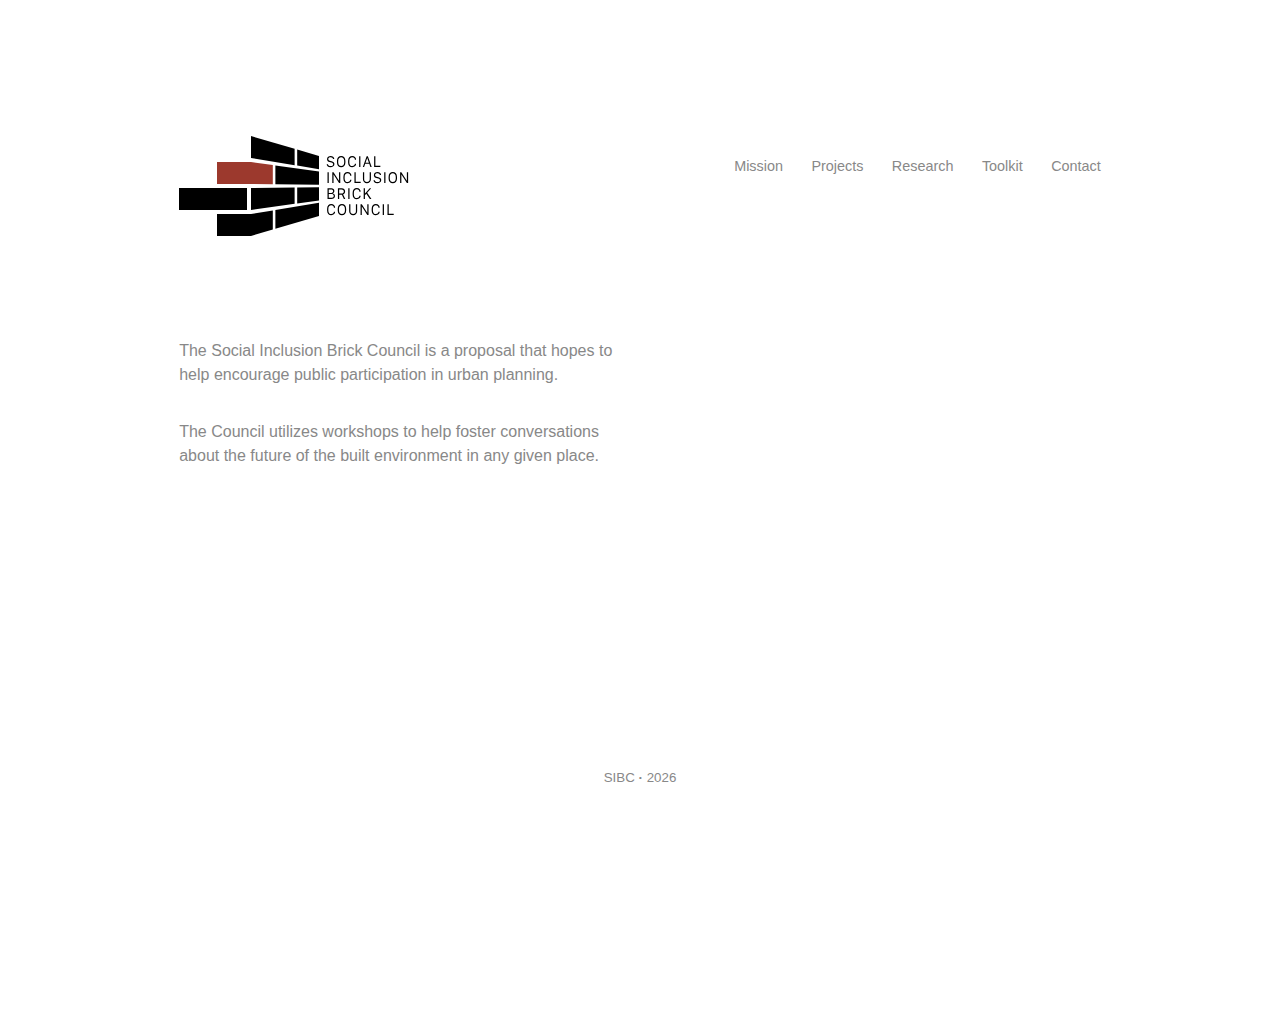
<file: index.html>
<!DOCTYPE html>
<html lang="en">

<head>
  <!-- Global site tag (gtag.js) - Google Analytics -->
  <script async src="https://www.googletagmanager.com/gtag/js?id=UA-125427794-1"></script>
  <script>
    window.dataLayer = window.dataLayer || [];
    function gtag(){dataLayer.push(arguments);}
    gtag('js', new Date());

    gtag('config', 'UA-125427794-1');
  </script>

  <meta charset="utf-8">
  <meta http-equiv="X-UA-Compatible" content="IE=edge">
  <meta name="viewport" content="width=device-width initial-scale=1">

  <title>Social Inclusion Brick Council</title>
  <meta name="description" content="Social Inclusion Brick Council">

  <link rel="apple-touch-icon" href="apple-touch-icon.png">
  <link rel="shortcut icon" href="favicon.ico">
  
  <script src="//ajax.googleapis.com/ajax/libs/jquery/1.11.2/jquery.min.js"></script>

  <link rel="stylesheet" href="assets/css/style.css">
</head>

<body>

<div class="container navbar">
	<div class="row">
		<div class="col-4">
			<a href="/" class="logo"><img src="assets/images/logo.svg"></a>
		</div>
		<div class="col-8">
			<ul class="nav">
				<li><a href="/mission.html">Mission</a></li>
				<li><a href="/projects.html">Projects</a></li>
				<li><a href="/research.html">Research</a></li>
				<li><a href="/toolkit.html">Toolkit</a></li>
				<li><a href="/contact.html">Contact</a></li>
			</ul>
		</div>
	</div>
</div>

<script type="text/javascript">
function navHighlight(elem, home, active) {
    var url = location.href.split('/'),
        loc = url[url.length -1],
        link = document.querySelectorAll(elem);
    for (var i = 0; i < link.length; i++) {
        var path = link[i].href.split('/'),
            page = path[path.length -1];
        if (page == loc || page == home && loc == '') {
            link[i].parentNode.className += ' ' + active;
            document.body.className += ' ' + page.substr(0, page.lastIndexOf('.'));
            }
        }
    }
navHighlight('.nav a', 'index.html', 'current'); /* menu link selector, home page, highlight class */
</script>

<div class="container">
	<div class="row">
		<div class="col-6">
			<p>The Social Inclusion Brick Council is a proposal that hopes to help encourage public participation in urban planning.</p>

			<p>The Council utilizes workshops to help foster conversations about the future of the built environment in any given place.</p>
		</div>
	</div>
</div>

<footer class="container center">
	<small>SIBC <strong>&middot;</strong> <script>new Date().getFullYear()>2014&&document.write(""+new Date().getFullYear());</script></small>

	<!--<div class="row">
		<img src="assets/images/dep-design.svg">
	</div>-->
	<!--<div class="row">
		<img src="assets/images/goldsmiths.png">
	</div>-->
</footer>

<script>
var x = document.getElementById("reveal");
x.style.display = "none";

function revealSolution() {
    if (x.style.display === "none") {
        x.style.display = "block";
    } else {
        x.style.display = "none";
    }
}
</script>

</body>
</html>
</file>
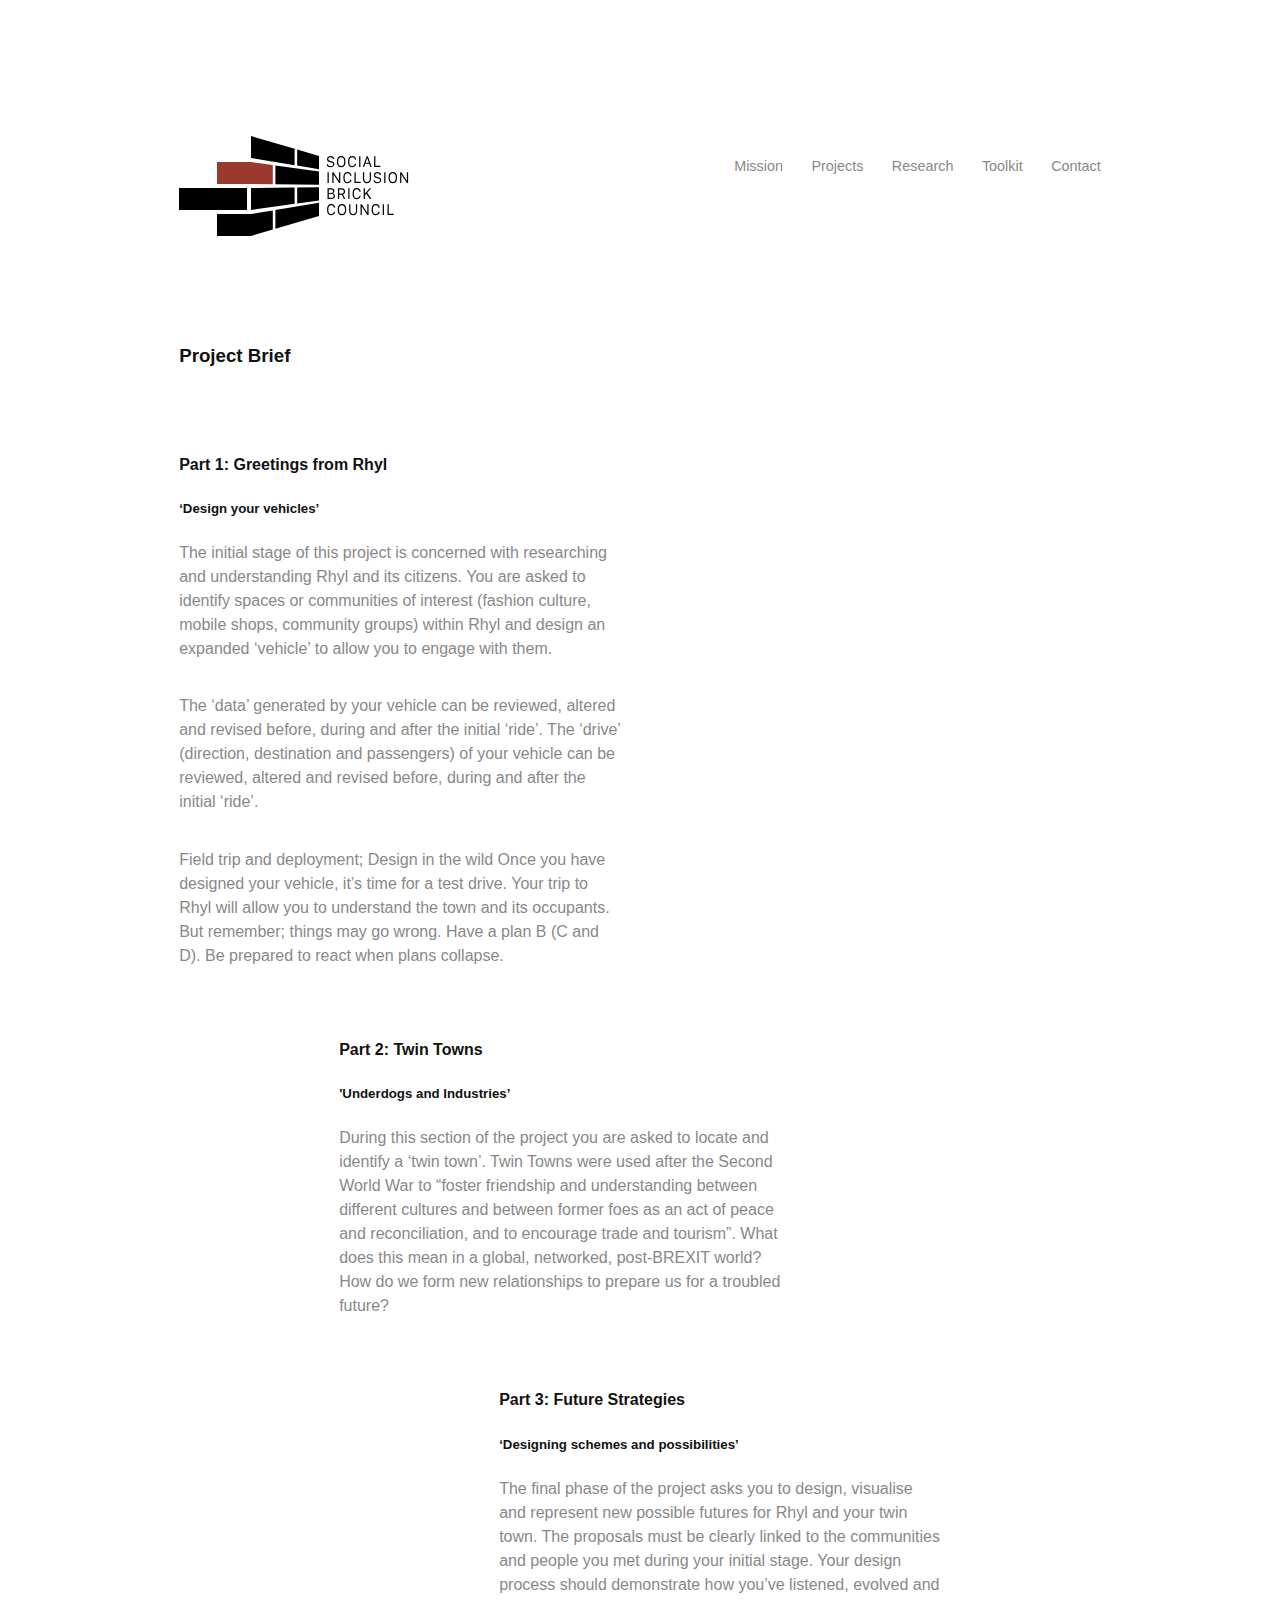
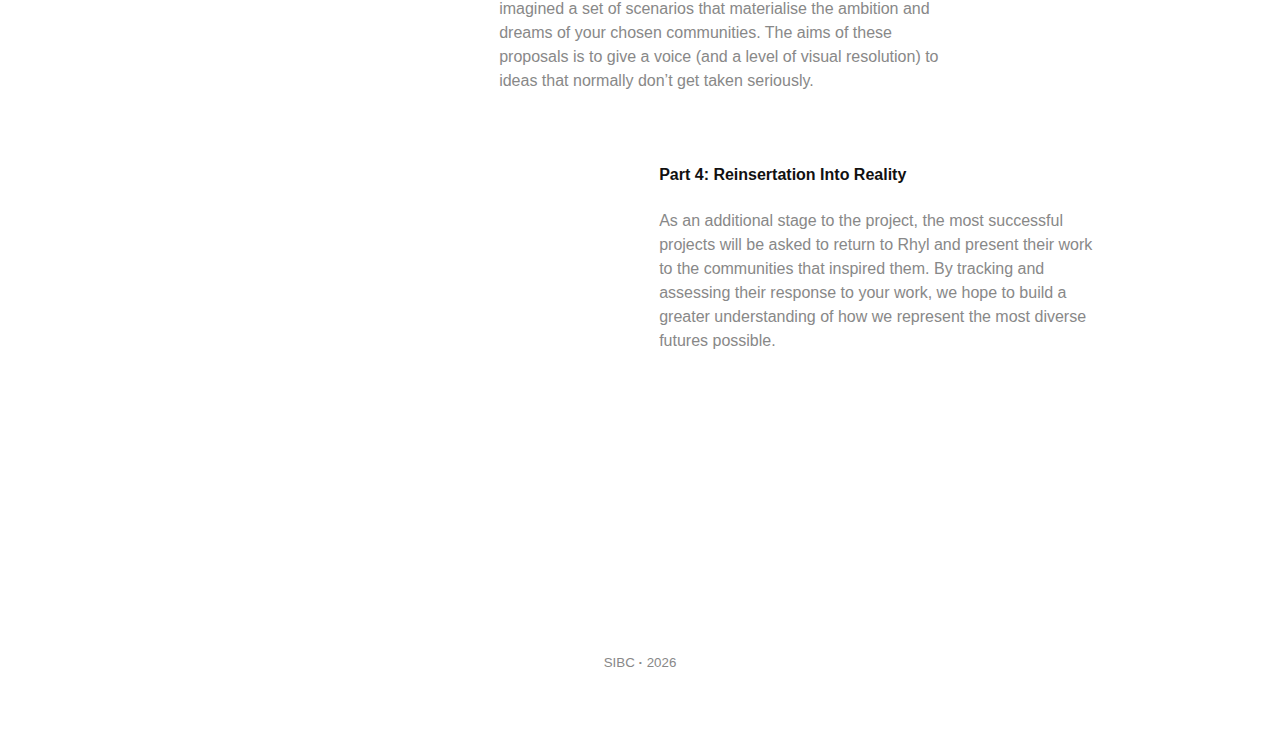
<file: brief.html>
<!DOCTYPE html>
<html lang="en">

<head>
  <!-- Global site tag (gtag.js) - Google Analytics -->
  <script async src="https://www.googletagmanager.com/gtag/js?id=UA-125427794-1"></script>
  <script>
    window.dataLayer = window.dataLayer || [];
    function gtag(){dataLayer.push(arguments);}
    gtag('js', new Date());

    gtag('config', 'UA-125427794-1');
  </script>

  <meta charset="utf-8">
  <meta http-equiv="X-UA-Compatible" content="IE=edge">
  <meta name="viewport" content="width=device-width initial-scale=1">

  <title>Social Inclusion Brick Council</title>
  <meta name="description" content="Social Inclusion Brick Council">

  <link rel="apple-touch-icon" href="apple-touch-icon.png">
  <link rel="shortcut icon" href="favicon.ico">
  
  <script src="//ajax.googleapis.com/ajax/libs/jquery/1.11.2/jquery.min.js"></script>

  <link rel="stylesheet" href="assets/css/style.css">
</head>

<body>

<div class="container navbar">
	<div class="row">
		<div class="col-4">
			<a href="/" class="logo"><img src="assets/images/logo.svg"></a>
		</div>
		<div class="col-8">
			<ul class="nav">
				<li><a href="/mission.html">Mission</a></li>
				<li><a href="/projects.html">Projects</a></li>
				<li><a href="/research.html">Research</a></li>
				<li><a href="/toolkit.html">Toolkit</a></li>
				<li><a href="/contact.html">Contact</a></li>
			</ul>
		</div>
	</div>
</div>

<script type="text/javascript">
function navHighlight(elem, home, active) {
    var url = location.href.split('/'),
        loc = url[url.length -1],
        link = document.querySelectorAll(elem);
    for (var i = 0; i < link.length; i++) {
        var path = link[i].href.split('/'),
            page = path[path.length -1];
        if (page == loc || page == home && loc == '') {
            link[i].parentNode.className += ' ' + active;
            document.body.className += ' ' + page.substr(0, page.lastIndexOf('.'));
            }
        }
    }
navHighlight('.nav a', 'index.html', 'current'); /* menu link selector, home page, highlight class */
</script>

<div class="container">
	<div class="row">
		<div class="col-12">
			<h3>Project Brief</h3>
		</div>
	</div>

	<div class="row">
		<div class="col-6">
			<h4>Part 1: Greetings from Rhyl</h4>
			<h5>‘Design your vehicles’</h5>

			<p>The initial stage of this project is concerned with researching
			and understanding Rhyl and its citizens. You are asked to identify spaces or communities of interest (fashion culture, mobile shops, community groups) within Rhyl and design an expanded ‘vehicle’ to allow you to engage with them.</p>

			<p>The ‘data’ generated by your vehicle can be reviewed, altered and revised before, during and after the initial ‘ride’.
			The ‘drive’ (direction, destination and passengers) of your vehicle can be reviewed, altered and revised before, during and after the initial ‘ride’.</p>

			<p>Field trip and deployment; Design in the wild
			Once you have designed your vehicle, it’s time for a test drive. Your trip to Rhyl will allow you to understand the town and its occupants. But remember; things may go wrong. Have a plan B (C and D). Be prepared to react when plans collapse.</p>
		</div>
	</div>

	<div class="row">
		<div class="col-2 hidden-sm"></div>

		<div class="col-6">
			<h4>Part 2: Twin Towns</h4>
			<h5>'Underdogs and Industries’</h5>

			<p>During this section of the project you are asked to locate and identify a ‘twin town’. Twin Towns were used after the Second World War to “foster friendship and understanding between different cultures and between former foes as an act of peace and reconciliation, and to encourage trade and tourism”. What does this mean in a global, networked, post-BREXIT world? How do we form new relationships to prepare us for a troubled future?</p>
		</div>
	</div>

	<div class="row">
		<div class="col-4 hidden-sm"></div>

		<div class="col-6">
			<h4>Part 3: Future Strategies</h4>
			<h5>‘Designing schemes and possibilities’</h5>

			<p>The final phase of the project asks you to design, visualise and represent new possible futures for Rhyl and your twin town. The proposals must be clearly linked to the communities and people you met during your initial stage. Your design process should demonstrate how you’ve listened, evolved and imagined a set of scenarios that materialise the ambition and dreams of your chosen communities. The aims of these proposals is to give a voice (and a level of visual resolution) to ideas that normally don’t get taken seriously.</p>
		</div>
	</div>

	<div class="row">
		<div class="col-6 hidden-sm"></div>

		<div class="col-6">
			<h4>Part 4: Reinsertation Into Reality</h4>

			<p>As an additional stage to the project, the most successful projects will be asked to return to Rhyl and present their work to the communities that inspired them. By tracking and assessing their response to your work, we hope to build a greater understanding of how we represent the most diverse futures possible.</p>
		</div>
	</div>
</div>

<footer class="container center">
	<small>SIBC <strong>&middot;</strong> <script>new Date().getFullYear()>2014&&document.write(""+new Date().getFullYear());</script></small>

	<!--<div class="row">
		<img src="assets/images/dep-design.svg">
	</div>-->
	<!--<div class="row">
		<img src="assets/images/goldsmiths.png">
	</div>-->
</footer>

<script>
var x = document.getElementById("reveal");
x.style.display = "none";

function revealSolution() {
    if (x.style.display === "none") {
        x.style.display = "block";
    } else {
        x.style.display = "none";
    }
}
</script>

</body>
</html>
</file>
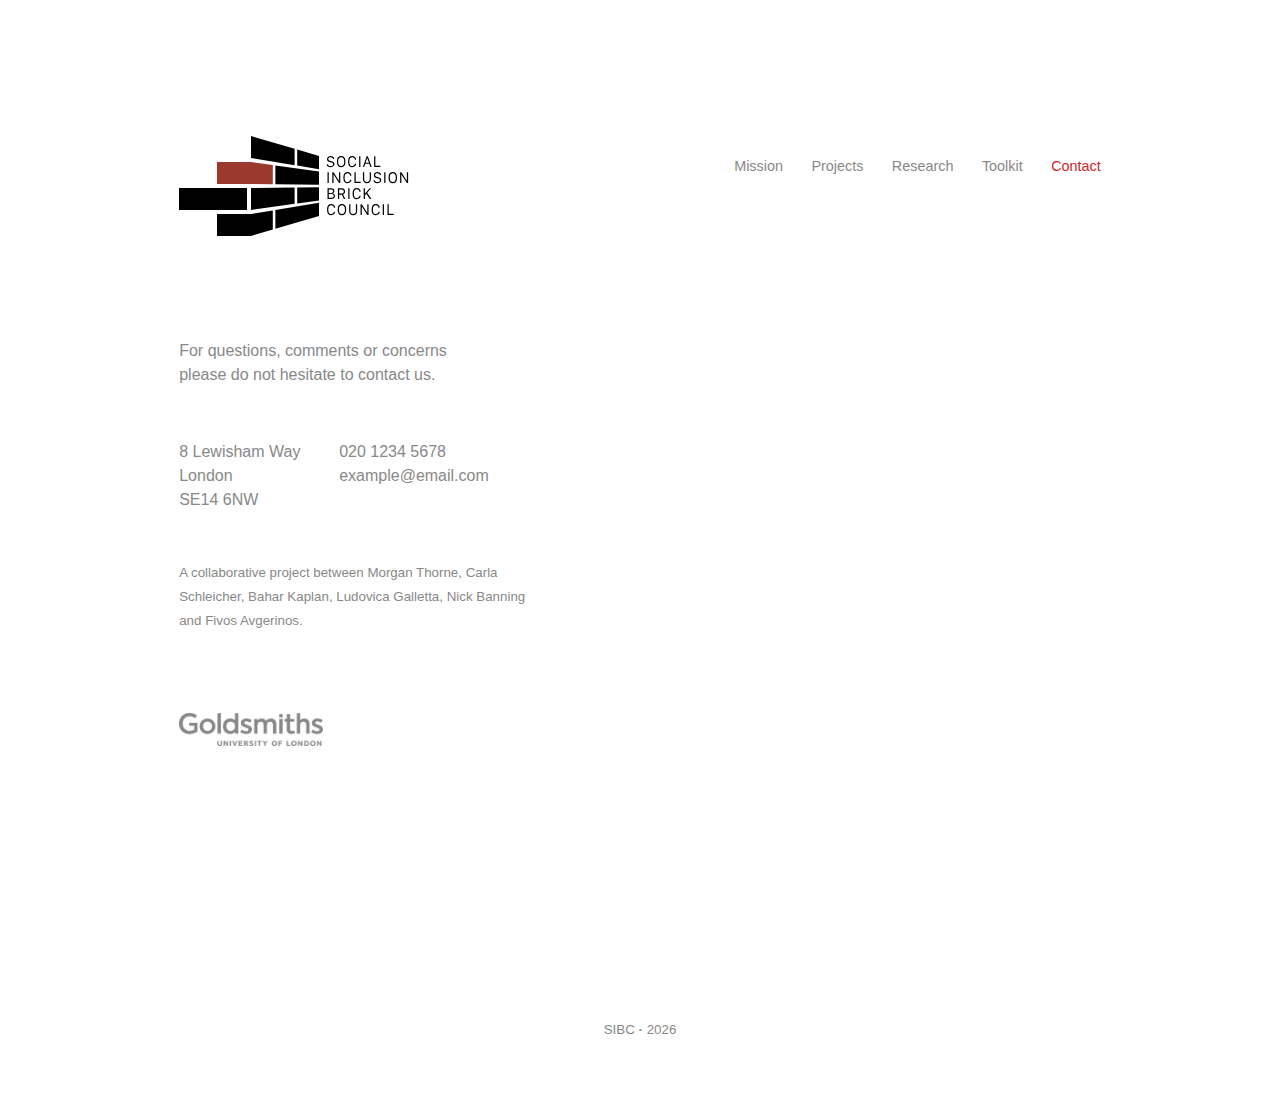
<file: contact.html>
<!DOCTYPE html>
<html lang="en">

<head>
  <!-- Global site tag (gtag.js) - Google Analytics -->
  <script async src="https://www.googletagmanager.com/gtag/js?id=UA-125427794-1"></script>
  <script>
    window.dataLayer = window.dataLayer || [];
    function gtag(){dataLayer.push(arguments);}
    gtag('js', new Date());

    gtag('config', 'UA-125427794-1');
  </script>

  <meta charset="utf-8">
  <meta http-equiv="X-UA-Compatible" content="IE=edge">
  <meta name="viewport" content="width=device-width initial-scale=1">

  <title>Social Inclusion Brick Council</title>
  <meta name="description" content="Social Inclusion Brick Council">

  <link rel="apple-touch-icon" href="apple-touch-icon.png">
  <link rel="shortcut icon" href="favicon.ico">
  
  <script src="//ajax.googleapis.com/ajax/libs/jquery/1.11.2/jquery.min.js"></script>

  <link rel="stylesheet" href="assets/css/style.css">
</head>

<body>

<div class="container navbar">
	<div class="row">
		<div class="col-4">
			<a href="/" class="logo"><img src="assets/images/logo.svg"></a>
		</div>
		<div class="col-8">
			<ul class="nav">
				<li><a href="/mission.html">Mission</a></li>
				<li><a href="/projects.html">Projects</a></li>
				<li><a href="/research.html">Research</a></li>
				<li><a href="/toolkit.html">Toolkit</a></li>
				<li><a href="/contact.html">Contact</a></li>
			</ul>
		</div>
	</div>
</div>

<script type="text/javascript">
function navHighlight(elem, home, active) {
    var url = location.href.split('/'),
        loc = url[url.length -1],
        link = document.querySelectorAll(elem);
    for (var i = 0; i < link.length; i++) {
        var path = link[i].href.split('/'),
            page = path[path.length -1];
        if (page == loc || page == home && loc == '') {
            link[i].parentNode.className += ' ' + active;
            document.body.className += ' ' + page.substr(0, page.lastIndexOf('.'));
            }
        }
    }
navHighlight('.nav a', 'index.html', 'current'); /* menu link selector, home page, highlight class */
</script>

<div class="container">
	<div class="row">
		<div class="col-4">
			<p>For questions, comments or concerns please do not hesitate to contact us.</p>
		</div>
	</div>
	<div class="row">
		<div class="col-2">
			<ul>
				<li>8 Lewisham Way
					<br>London
					<br>SE14 6NW</li>
			</ul>
		</div>
		<div class="col-3">
			<ul>
				<li>020 1234 5678</li>
				<li>example@email.com</li>
			</ul>
		</div>
	</div>
</div>

<div class="container credits">
	<div class="row">
		<div class="col-5">
			<p><small>A collaborative project between <a href="https://morganjlthorne.com">Morgan Thorne</a>, <a href="">Carla Schleicher</a>, <a href="">Bahar Kaplan</a>, <a href="">Ludovica Galletta</a>, <a href="">Nick Banning</a> and <a href="http://afivos.com">Fivos Avgerinos</a>.</small></p>
			
			<img src="assets/images/goldsmiths.png">
		</div>
	</div>
</div>

<footer class="container center">
	<small>SIBC <strong>&middot;</strong> <script>new Date().getFullYear()>2014&&document.write(""+new Date().getFullYear());</script></small>

	<!--<div class="row">
		<img src="assets/images/dep-design.svg">
	</div>-->
	<!--<div class="row">
		<img src="assets/images/goldsmiths.png">
	</div>-->
</footer>

<script>
var x = document.getElementById("reveal");
x.style.display = "none";

function revealSolution() {
    if (x.style.display === "none") {
        x.style.display = "block";
    } else {
        x.style.display = "none";
    }
}
</script>

</body>
</html>
</file>
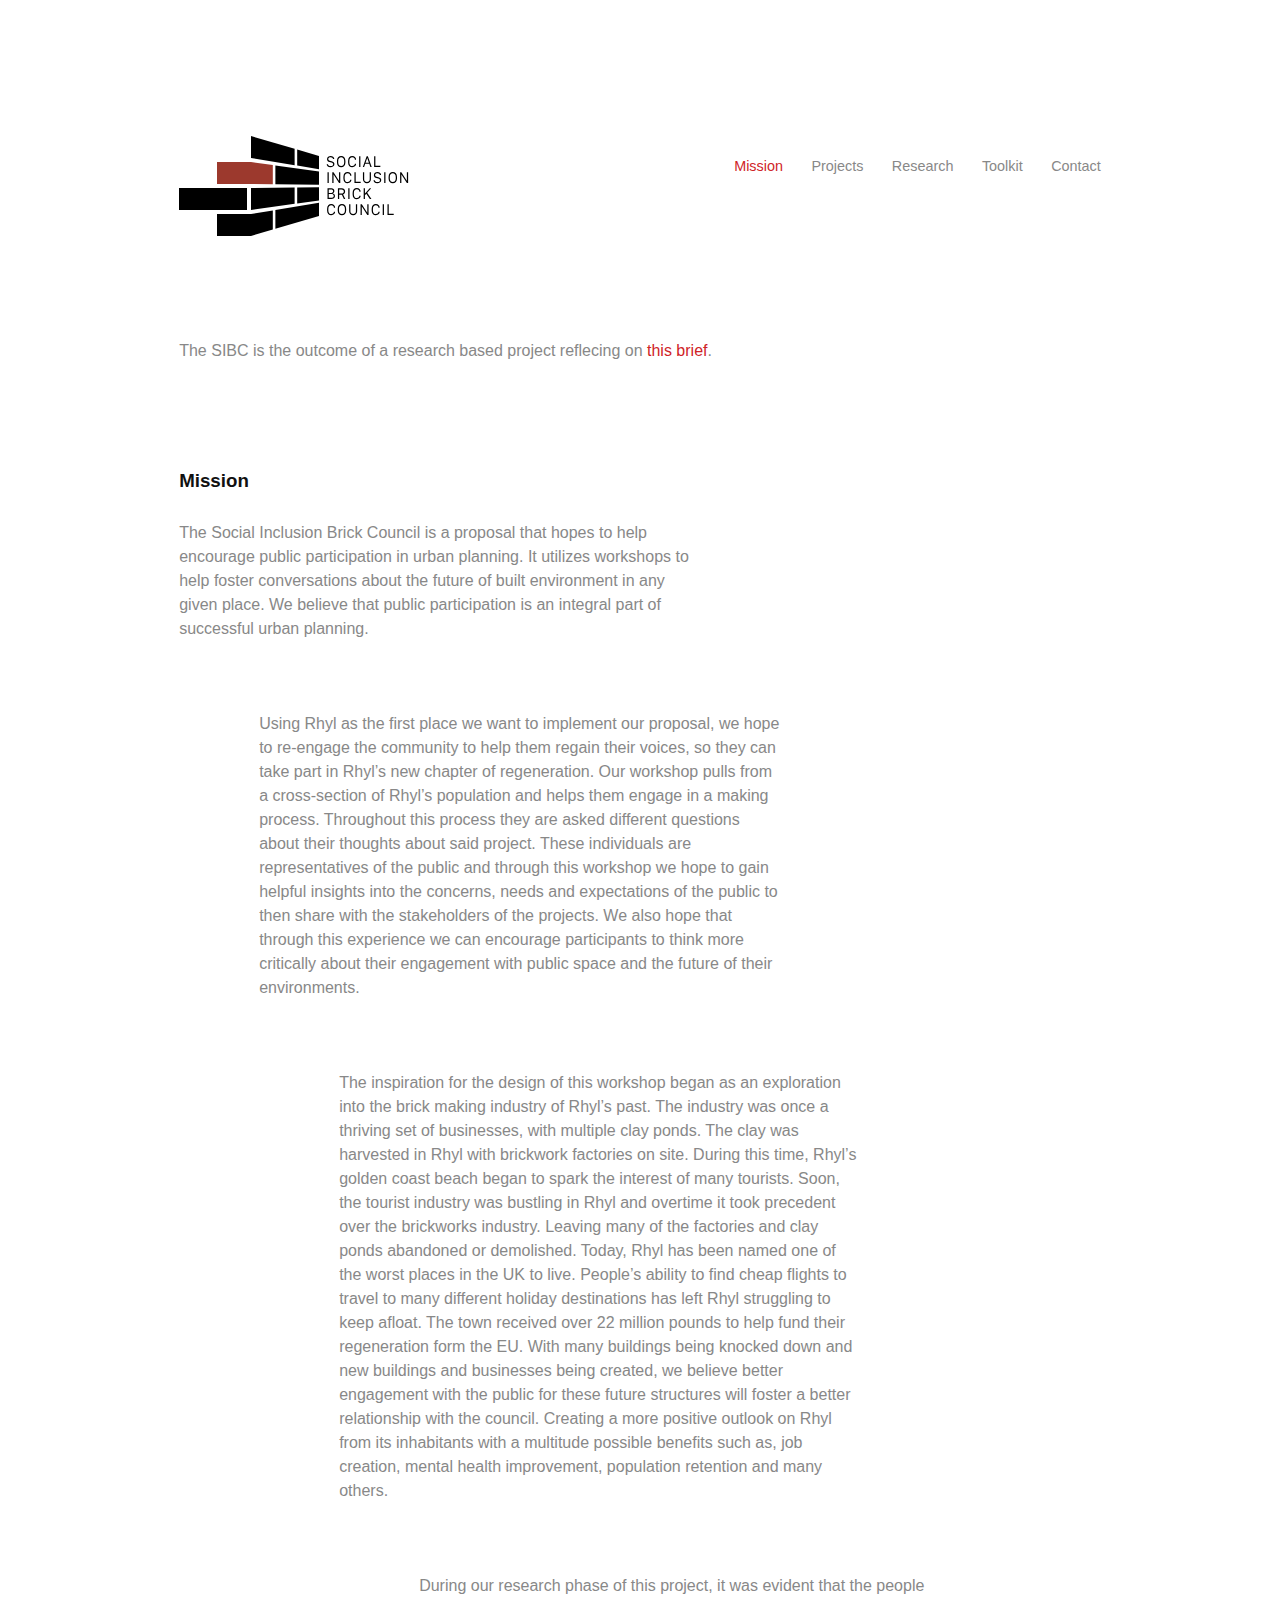
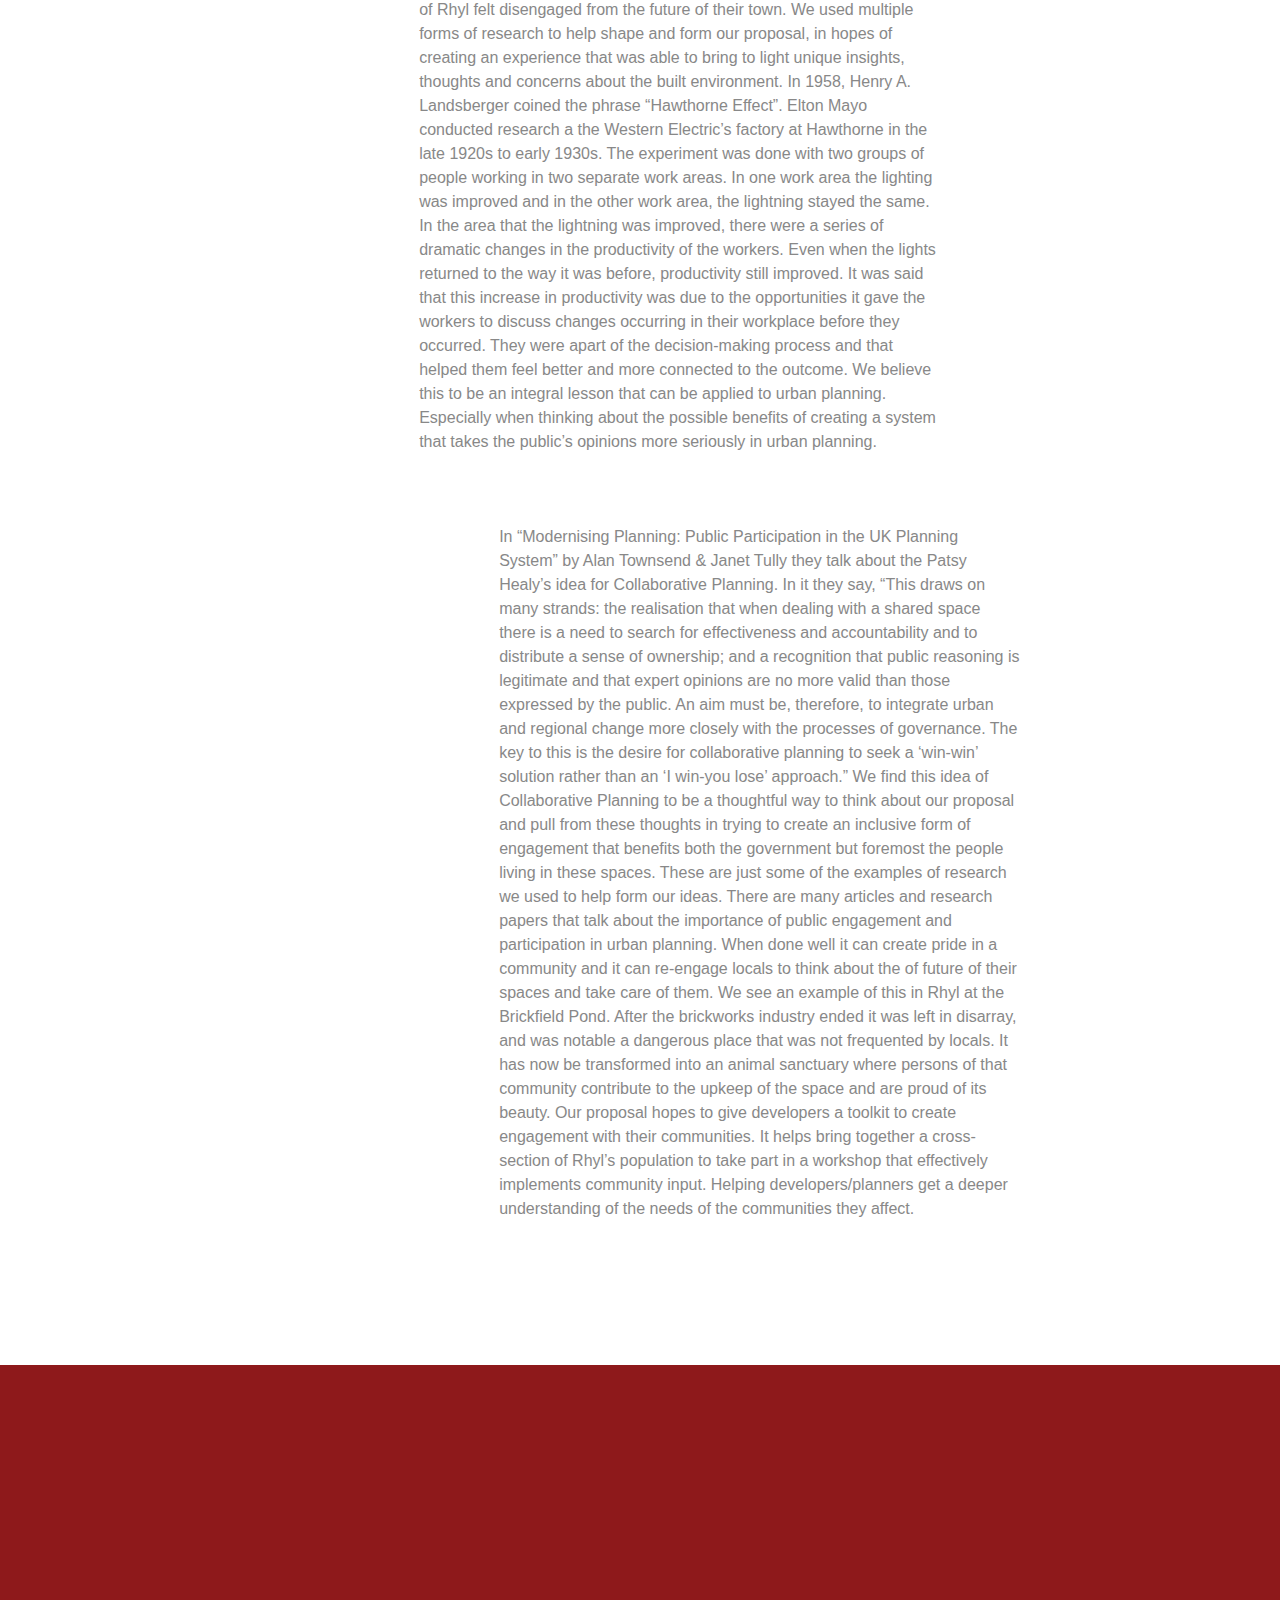
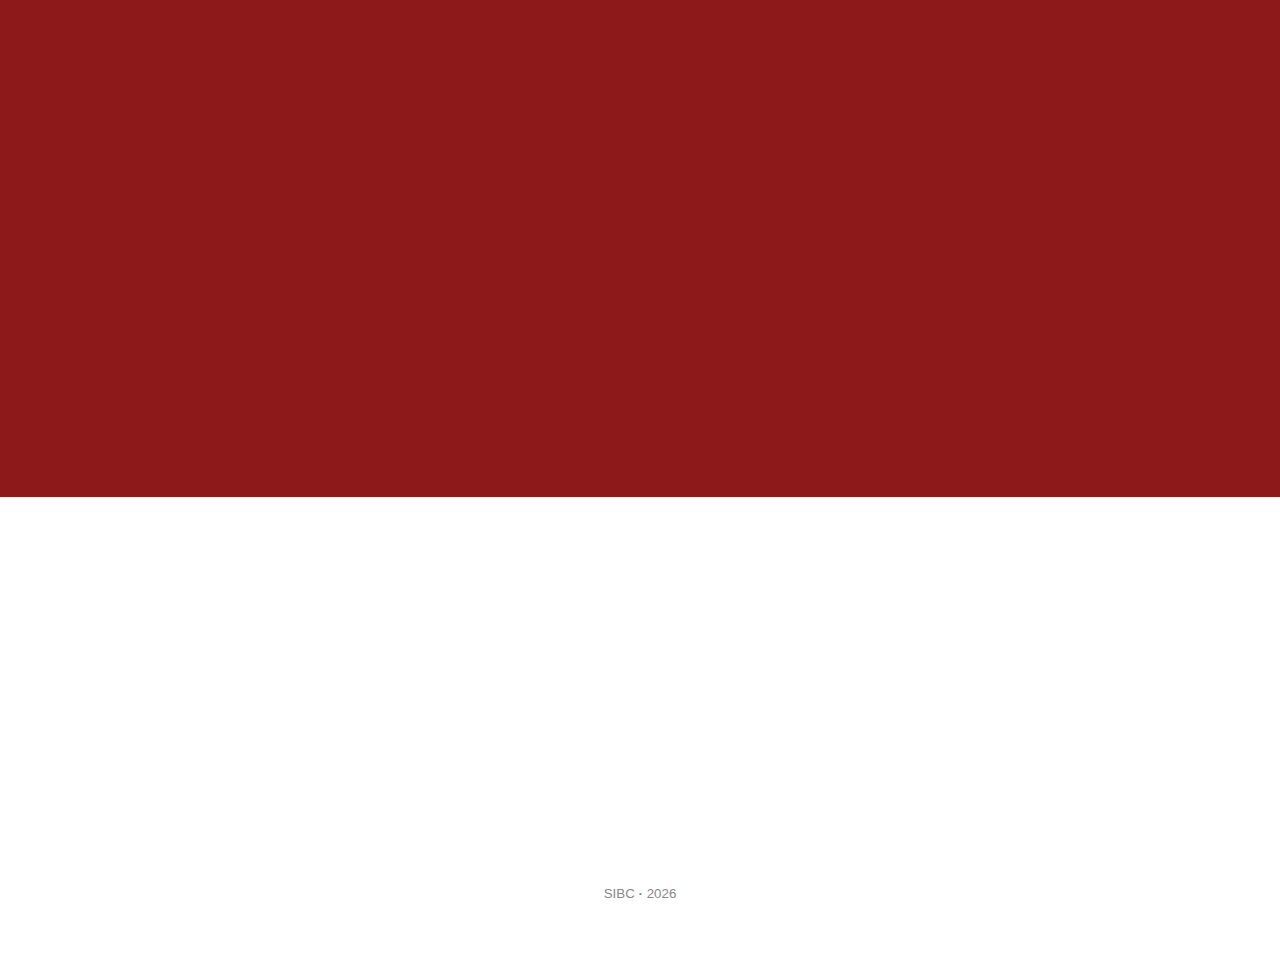
<file: mission.html>
<!DOCTYPE html>
<html lang="en">

<head>
  <!-- Global site tag (gtag.js) - Google Analytics -->
  <script async src="https://www.googletagmanager.com/gtag/js?id=UA-125427794-1"></script>
  <script>
    window.dataLayer = window.dataLayer || [];
    function gtag(){dataLayer.push(arguments);}
    gtag('js', new Date());

    gtag('config', 'UA-125427794-1');
  </script>

  <meta charset="utf-8">
  <meta http-equiv="X-UA-Compatible" content="IE=edge">
  <meta name="viewport" content="width=device-width initial-scale=1">

  <title>Social Inclusion Brick Council</title>
  <meta name="description" content="Social Inclusion Brick Council">

  <link rel="apple-touch-icon" href="apple-touch-icon.png">
  <link rel="shortcut icon" href="favicon.ico">
  
  <script src="//ajax.googleapis.com/ajax/libs/jquery/1.11.2/jquery.min.js"></script>

  <link rel="stylesheet" href="assets/css/style.css">
</head>

<body>

<div class="container navbar">
	<div class="row">
		<div class="col-4">
			<a href="/" class="logo"><img src="assets/images/logo.svg"></a>
		</div>
		<div class="col-8">
			<ul class="nav">
				<li><a href="/mission.html">Mission</a></li>
				<li><a href="/projects.html">Projects</a></li>
				<li><a href="/research.html">Research</a></li>
				<li><a href="/toolkit.html">Toolkit</a></li>
				<li><a href="/contact.html">Contact</a></li>
			</ul>
		</div>
	</div>
</div>

<script type="text/javascript">
function navHighlight(elem, home, active) {
    var url = location.href.split('/'),
        loc = url[url.length -1],
        link = document.querySelectorAll(elem);
    for (var i = 0; i < link.length; i++) {
        var path = link[i].href.split('/'),
            page = path[path.length -1];
        if (page == loc || page == home && loc == '') {
            link[i].parentNode.className += ' ' + active;
            document.body.className += ' ' + page.substr(0, page.lastIndexOf('.'));
            }
        }
    }
navHighlight('.nav a', 'index.html', 'current'); /* menu link selector, home page, highlight class */
</script>

<div class="container">
	<div class="row">
		<div class="col-12">
			<p>The SIBC is the outcome of a research based project reflecing on <a onclick="revealSolution()">this brief</a>.</p>
		</div>
	</div>
</div>

<div class="container-colored" id="reveal">
	<div class="container">
		<div class="row">
			<div class="col-6">
				<h4>Part 1: Greetings from Rhyl</h4>
				<h5>‘Design your vehicles’</h5>

				<p>The initial stage of this project is concerned with researching
				and understanding Rhyl and its citizens. You are asked to identify spaces or communities of interest (fashion culture, mobile shops, community groups) within Rhyl and design an expanded ‘vehicle’ to allow you to engage with them.</p>

				<p>The ‘data’ generated by your vehicle can be reviewed, altered and revised before, during and after the initial ‘ride’.
				The ‘drive’ (direction, destination and passengers) of your vehicle can be reviewed, altered and revised before, during and after the initial ‘ride’.</p>

				<p>Field trip and deployment; Design in the wild
				Once you have designed your vehicle, it’s time for a test drive. Your trip to Rhyl will allow you to understand the town and its occupants. But remember; things may go wrong. Have a plan B (C and D). Be prepared to react when plans collapse.</p>
			</div>
		</div>

		<div class="row">
			<div class="col-2 hidden-sm"></div>

			<div class="col-6">
				<h4>Part 2: Twin Towns</h4>
				<h5>'Underdogs and Industries’</h5>

				<p>During this section of the project you are asked to locate and identify a ‘twin town’. Twin Towns were used after the Second World War to “foster friendship and understanding between different cultures and between former foes as an act of peace and reconciliation, and to encourage trade and tourism”. What does this mean in a global, networked, post-BREXIT world? How do we form new relationships to prepare us for a troubled future?</p>
			</div>
		</div>

		<div class="row">
			<div class="col-4 hidden-sm"></div>

			<div class="col-6">
				<h4>Part 3: Future Strategies</h4>
				<h5>‘Designing schemes and possibilities’</h5>

				<p>The final phase of the project asks you to design, visualise and represent new possible futures for Rhyl and your twin town. The proposals must be clearly linked to the communities and people you met during your initial stage. Your design process should demonstrate how you’ve listened, evolved and imagined a set of scenarios that materialise the ambition and dreams of your chosen communities. The aims of these proposals is to give a voice (and a level of visual resolution) to ideas that normally don’t get taken seriously.</p>
			</div>
		</div>

		<div class="row">
			<div class="col-6 hidden-sm"></div>

			<div class="col-6">
				<h4>Part 4: Reinsertation Into Reality</h4>

				<p>As an additional stage to the project, the most successful projects will be asked to return to Rhyl and present their work to the communities that inspired them. By tracking and assessing their response to your work, we hope to build a greater understanding of how we represent the most diverse futures possible.</p>
			</div>
		</div>
	</div>
</div>

<div class="container">
	<div class="row">
		<div class="col-7">

		<h3>Mission</h3>

		<p>The Social Inclusion Brick Council is a proposal that hopes to help encourage public participation in urban planning. It utilizes workshops to help foster conversations about the future of built environment in any given place. We believe that public participation is an integral part of successful urban planning.</p>

		</div>
	</div>

	<div class="row">
		<div class="col-1 hidden-sm"></div>

		<div class="col-7">
			<p>Using Rhyl as the first place we want to implement our proposal, we hope to re-engage the community to help them regain their voices, so they can take part in Rhyl’s new chapter of regeneration. Our workshop pulls from a cross-section of Rhyl’s population and helps them engage in a making process. Throughout this process they are asked different questions about their thoughts about said project. These individuals are representatives of the public and through this workshop we hope to gain helpful insights into the concerns, needs and expectations of the public to then share with the stakeholders of the projects. We also hope that through this experience we can encourage participants to think more critically about their engagement with public space and the future of their environments.</p>
		</div>
	</div>

	<div class="row">
		<div class="col-2 hidden-sm"></div>

		<div class="col-7">
			<p>The inspiration for the design of this workshop began as an exploration into the brick making industry of Rhyl’s past. The industry was once a thriving set of businesses, with multiple clay ponds. The clay was harvested in Rhyl with brickwork factories on site. During this time, Rhyl’s golden coast beach began to spark the interest of many tourists. Soon, the tourist industry was bustling in Rhyl and overtime it took precedent over the brickworks industry. Leaving many of the factories and clay ponds abandoned or demolished. Today, Rhyl has been named one of the worst places in the UK to live. People’s ability to find cheap flights to travel to many different holiday destinations has left Rhyl struggling to keep afloat. The town received over 22 million pounds to help fund their regeneration form the EU. With many buildings being knocked down and new buildings and businesses being created, we believe better engagement with the public for these future structures will foster a better relationship with the council. Creating a more positive outlook on Rhyl from its inhabitants with a multitude possible benefits such as, job creation, mental health improvement, population retention and many others.</p>
		</div>
	</div>

	<div class="row">
		<div class="col-3 hidden-sm"></div>

		<div class="col-7">
			<p>During our research phase of this project, it was evident that the people of Rhyl felt disengaged from the future of their town. We used multiple forms of research to help shape and form our proposal, in hopes of creating an experience that was able to bring to light unique insights, thoughts and concerns about the built environment. In 1958, Henry A. Landsberger coined the phrase “Hawthorne Effect”. Elton Mayo conducted research a the Western Electric’s factory at Hawthorne in the late 1920s to early 1930s.  The experiment was done with two groups of people working in two separate work areas. In one work area the lighting was improved and in the other work area, the lightning stayed the same. In the area that the lightning was improved, there were a series of dramatic changes in the productivity of the workers. Even when the lights returned to the way it was before, productivity still improved. It was said that this increase in productivity was due to the opportunities it gave the workers to discuss changes occurring in their workplace before they occurred. They were apart of the decision-making process and that helped them feel better and more connected to the outcome. We believe this to be an integral lesson that can be applied to urban planning. Especially when thinking about the possible benefits of creating a system that takes the public’s opinions more seriously in urban planning.</p>
		</div>
	</div>

	<div class="row">
		<div class="col-4 hidden-sm"></div>

		<div class="col-7">
			<p>In “Modernising Planning: Public Participation in the UK Planning System” by Alan Townsend & Janet Tully they talk about the Patsy Healy’s idea for Collaborative Planning. In it they say, “This draws on many strands: the realisation that when dealing with a shared space there is a need to search for effectiveness and accountability and to distribute a sense of ownership; and a recognition that public reasoning is legitimate and that expert opinions are no more valid than those expressed by the public. An aim must be, therefore, to integrate urban and regional change more closely with the processes of governance. The key to this is the desire for collaborative planning to seek a ‘win-win’ solution rather than an ‘I win-you lose’ approach.” We find this idea of Collaborative Planning to be a thoughtful way to think about our proposal and pull from these thoughts in trying to create an inclusive form of engagement that benefits both the government but foremost the people living in these spaces. These are just some of the examples of research we used to help form our ideas. There are many articles and research papers that talk about the importance of public engagement and participation in urban planning. When done well it can create pride in a community and it can re-engage locals to think about the of future of their spaces and take care of them. We see an example of this in Rhyl at the Brickfield Pond. After the brickworks industry ended it was left in disarray, and was notable a dangerous place that was not frequented by locals. It has now be transformed into an animal sanctuary where persons of that community contribute to the upkeep of the space and are proud of its beauty. Our proposal hopes to give developers a toolkit to create engagement with their communities. It helps bring together a cross-section of Rhyl’s population to take part in a workshop that effectively implements community input. Helping developers/planners get a deeper understanding of the needs of the communities they affect.</p>
		</div>
	</div>
		</div>
	</div>
</div>



<div class="container-colored container-video">
	<div class="container center">

		<div style="padding:56.25% 0 0 0;position:relative;"><iframe src="https://player.vimeo.com/video/272376246" style="position:absolute;top:0;left:0;width:100%;height:100%;" frameborder="0" webkitallowfullscreen mozallowfullscreen allowfullscreen></iframe></div><script src="https://player.vimeo.com/api/player.js"></script>

	</div>
</div>

<footer class="container center">
	<small>SIBC <strong>&middot;</strong> <script>new Date().getFullYear()>2014&&document.write(""+new Date().getFullYear());</script></small>

	<!--<div class="row">
		<img src="assets/images/dep-design.svg">
	</div>-->
	<!--<div class="row">
		<img src="assets/images/goldsmiths.png">
	</div>-->
</footer>

<script>
var x = document.getElementById("reveal");
x.style.display = "none";

function revealSolution() {
    if (x.style.display === "none") {
        x.style.display = "block";
    } else {
        x.style.display = "none";
    }
}
</script>

</body>
</html>
</file>
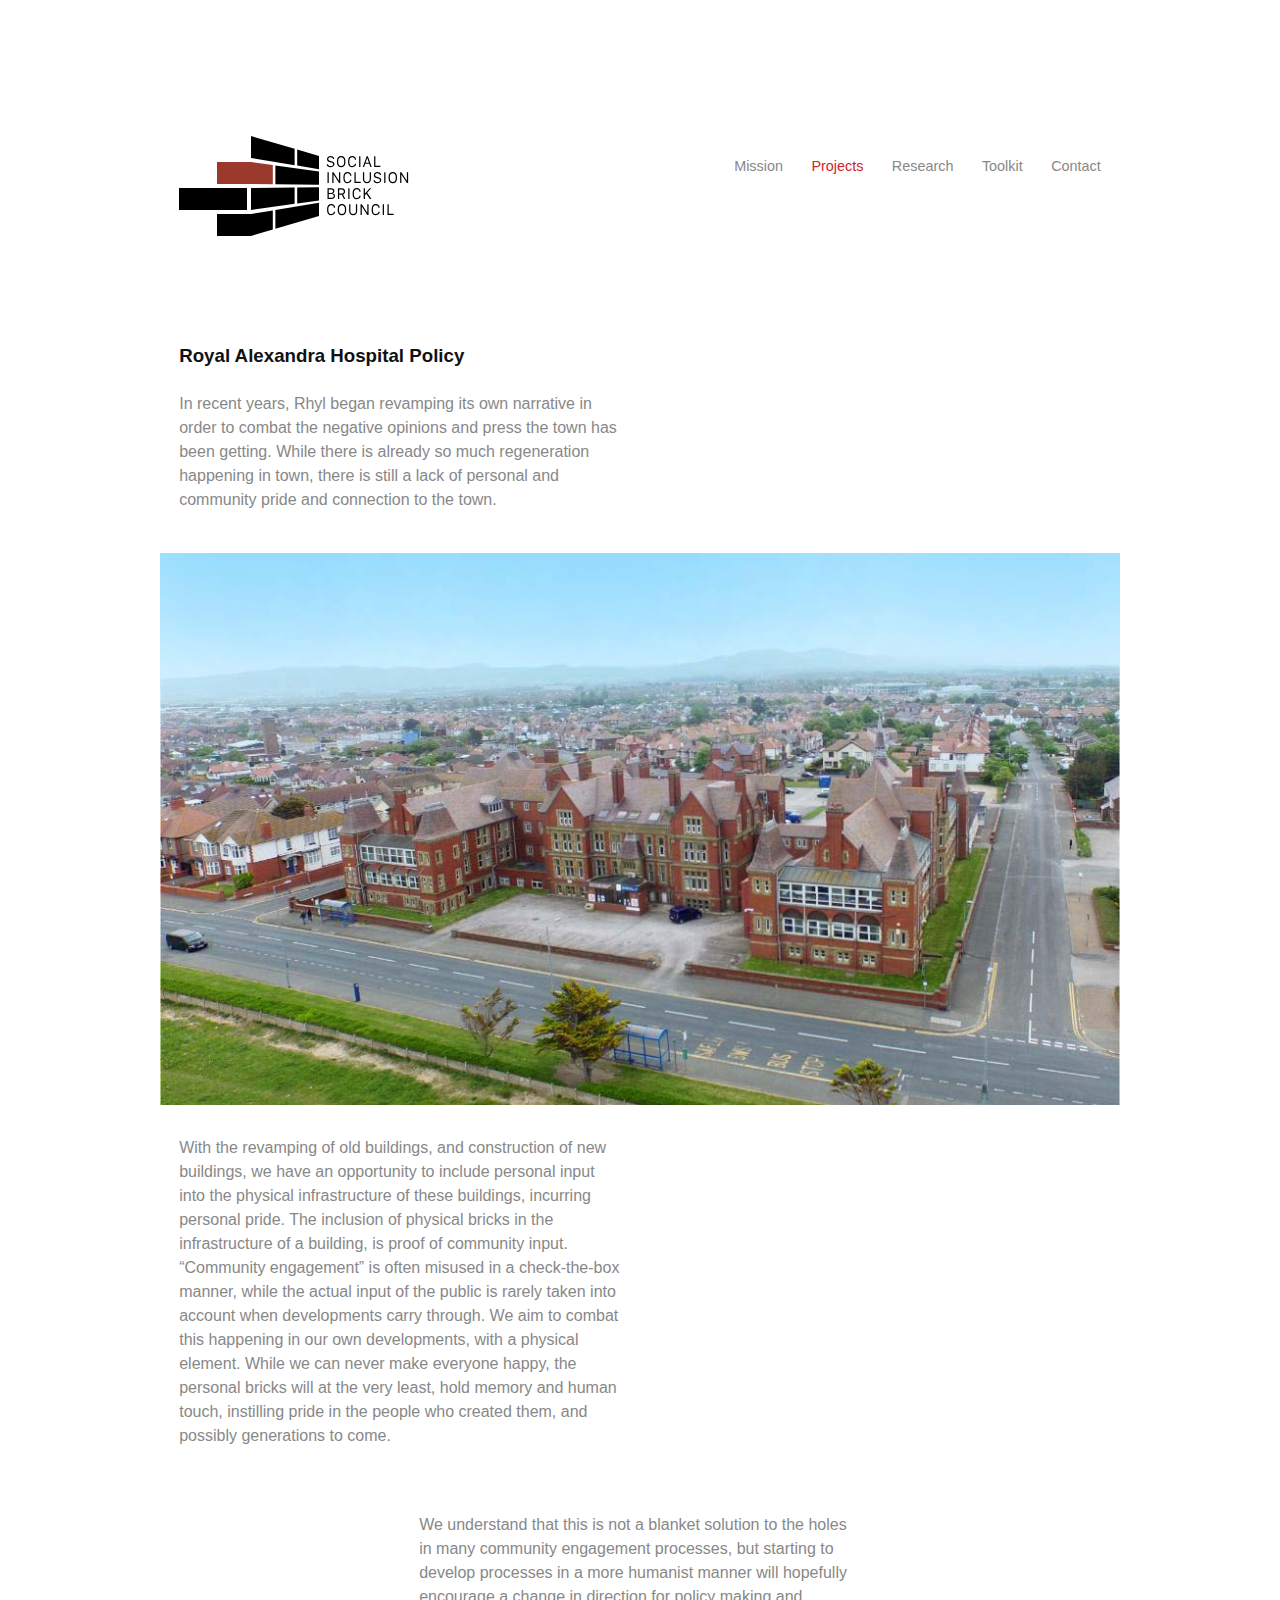
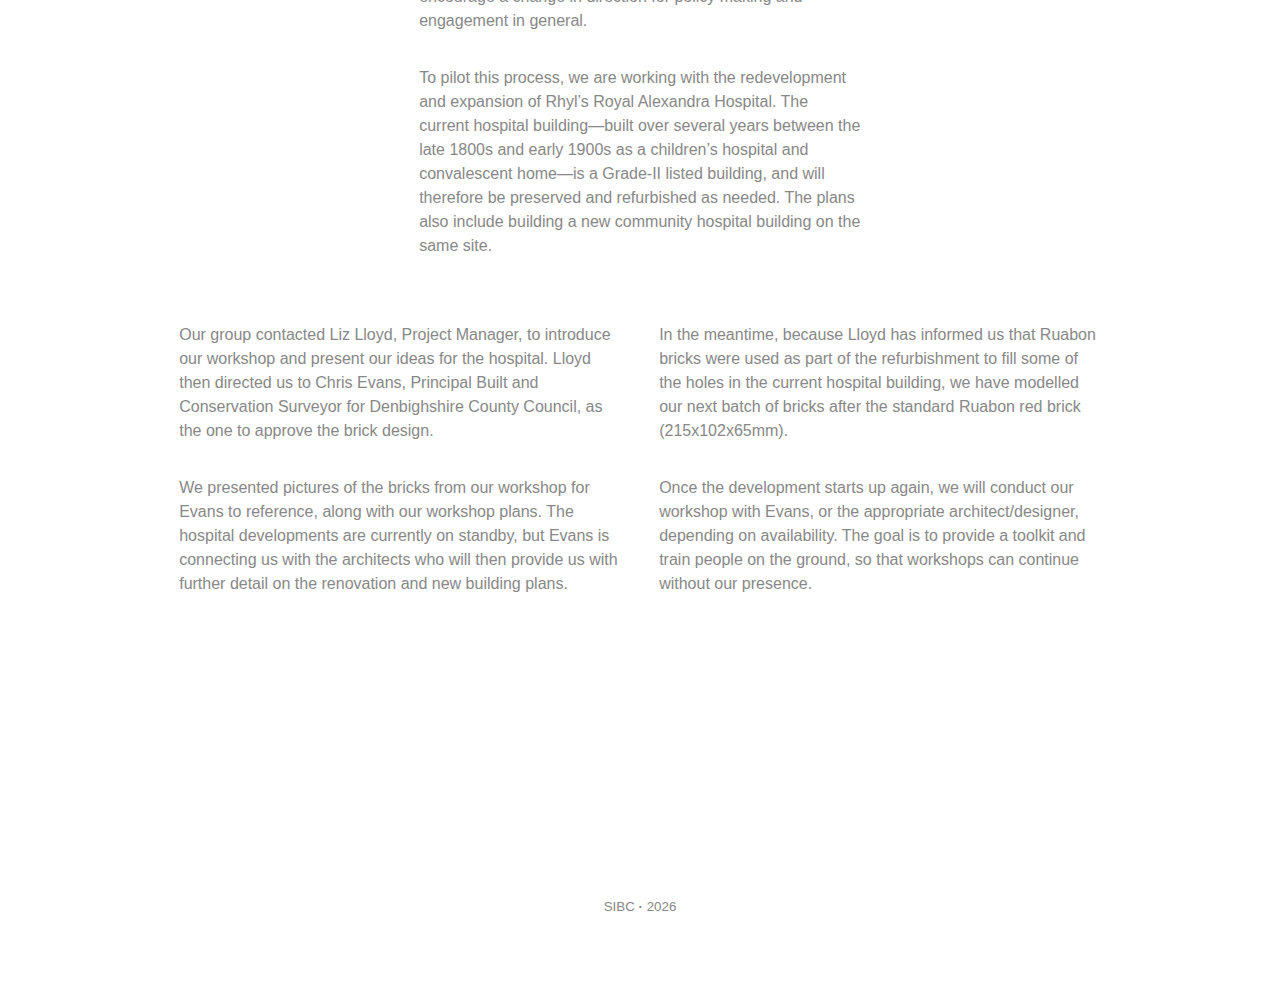
<file: projects.html>
<!DOCTYPE html>
<html lang="en">

<head>
  <!-- Global site tag (gtag.js) - Google Analytics -->
  <script async src="https://www.googletagmanager.com/gtag/js?id=UA-125427794-1"></script>
  <script>
    window.dataLayer = window.dataLayer || [];
    function gtag(){dataLayer.push(arguments);}
    gtag('js', new Date());

    gtag('config', 'UA-125427794-1');
  </script>

  <meta charset="utf-8">
  <meta http-equiv="X-UA-Compatible" content="IE=edge">
  <meta name="viewport" content="width=device-width initial-scale=1">

  <title>Social Inclusion Brick Council</title>
  <meta name="description" content="Social Inclusion Brick Council">

  <link rel="apple-touch-icon" href="apple-touch-icon.png">
  <link rel="shortcut icon" href="favicon.ico">
  
  <script src="//ajax.googleapis.com/ajax/libs/jquery/1.11.2/jquery.min.js"></script>

  <link rel="stylesheet" href="assets/css/style.css">
</head>

<body>

<div class="container navbar">
	<div class="row">
		<div class="col-4">
			<a href="/" class="logo"><img src="assets/images/logo.svg"></a>
		</div>
		<div class="col-8">
			<ul class="nav">
				<li><a href="/mission.html">Mission</a></li>
				<li><a href="/projects.html">Projects</a></li>
				<li><a href="/research.html">Research</a></li>
				<li><a href="/toolkit.html">Toolkit</a></li>
				<li><a href="/contact.html">Contact</a></li>
			</ul>
		</div>
	</div>
</div>

<script type="text/javascript">
function navHighlight(elem, home, active) {
    var url = location.href.split('/'),
        loc = url[url.length -1],
        link = document.querySelectorAll(elem);
    for (var i = 0; i < link.length; i++) {
        var path = link[i].href.split('/'),
            page = path[path.length -1];
        if (page == loc || page == home && loc == '') {
            link[i].parentNode.className += ' ' + active;
            document.body.className += ' ' + page.substr(0, page.lastIndexOf('.'));
            }
        }
    }
navHighlight('.nav a', 'index.html', 'current'); /* menu link selector, home page, highlight class */
</script>

<div class="container">
	<div class="row">
		<div class="col-6">

			<h3>Royal Alexandra Hospital Policy</h3>

			<p>In recent years, Rhyl began revamping its own narrative in order to combat the negative opinions and press the town has been getting. While there is already so much regeneration happening in town, there is still a lack of personal and community pride and connection to the town.</p>

		</div>
	</div>
	<div class="row">
		<img src="assets/images/royal_alexandra_hospital.jpg">
	</div>
	<div class="row">
		<div class="col-6">

			<p>With the revamping of old buildings, and construction of new buildings, we have an opportunity to include personal input into the physical infrastructure of these buildings, incurring personal pride. The inclusion of physical bricks in the infrastructure of a building, is proof of community input. “Community engagement” is often misused in a check-the-box manner, while the actual input of the public is rarely taken into account when developments carry through. We aim to combat this happening in our own developments, with a physical element. While we can never make everyone happy, the personal bricks will at the very least, hold memory and human touch, instilling pride in the people who created them, and possibly generations to come.</p>

		</div>
	</div>
	<div class="row">
		<div class="col-3 hidden-sm"></div>
		<div class="col-6">

			<p>We understand that this is not a blanket solution to the holes in many community engagement processes, but starting to develop processes in a more humanist manner will hopefully encourage a change in direction for policy making and engagement in general.</p>

			<p>To pilot this process, we are working with the redevelopment and expansion of Rhyl’s Royal Alexandra Hospital. The current hospital building—built over several years between the late 1800s and early 1900s as a children’s hospital and convalescent home—is a Grade-II listed building, and will therefore be preserved and refurbished as needed. The plans also include building a new community hospital building on the same site.</p>

		</div>
		<div class="col-6">
			<p>Our group contacted Liz Lloyd, Project Manager, to introduce our workshop and present our ideas for the hospital. Lloyd then directed us to Chris Evans, Principal Built and Conservation Surveyor for Denbighshire County Council, as the one to approve the brick design.</p>

			<p>We presented pictures of the bricks from our workshop for Evans to reference, along with our workshop plans. The hospital developments are currently on standby, but Evans is connecting us with the architects who will then provide us with further detail on the renovation and new building plans.</p>
		</div>
		<div class="col-6">

			<p>In the meantime, because Lloyd has informed us that Ruabon bricks were used as part of the refurbishment to fill some of the holes in the current hospital building, we have modelled our next batch of bricks after the standard Ruabon red brick (215x102x65mm).</p>

			<p>Once the development starts up again, we will conduct our workshop with Evans, or the appropriate architect/designer, depending on availability. The goal is to provide a toolkit and train people on the ground, so that workshops can continue without our presence.</p>

		</div>
	</div>
</div>

<footer class="container center">
	<small>SIBC <strong>&middot;</strong> <script>new Date().getFullYear()>2014&&document.write(""+new Date().getFullYear());</script></small>

	<!--<div class="row">
		<img src="assets/images/dep-design.svg">
	</div>-->
	<!--<div class="row">
		<img src="assets/images/goldsmiths.png">
	</div>-->
</footer>

<script>
var x = document.getElementById("reveal");
x.style.display = "none";

function revealSolution() {
    if (x.style.display === "none") {
        x.style.display = "block";
    } else {
        x.style.display = "none";
    }
}
</script>

</body>
</html>
</file>
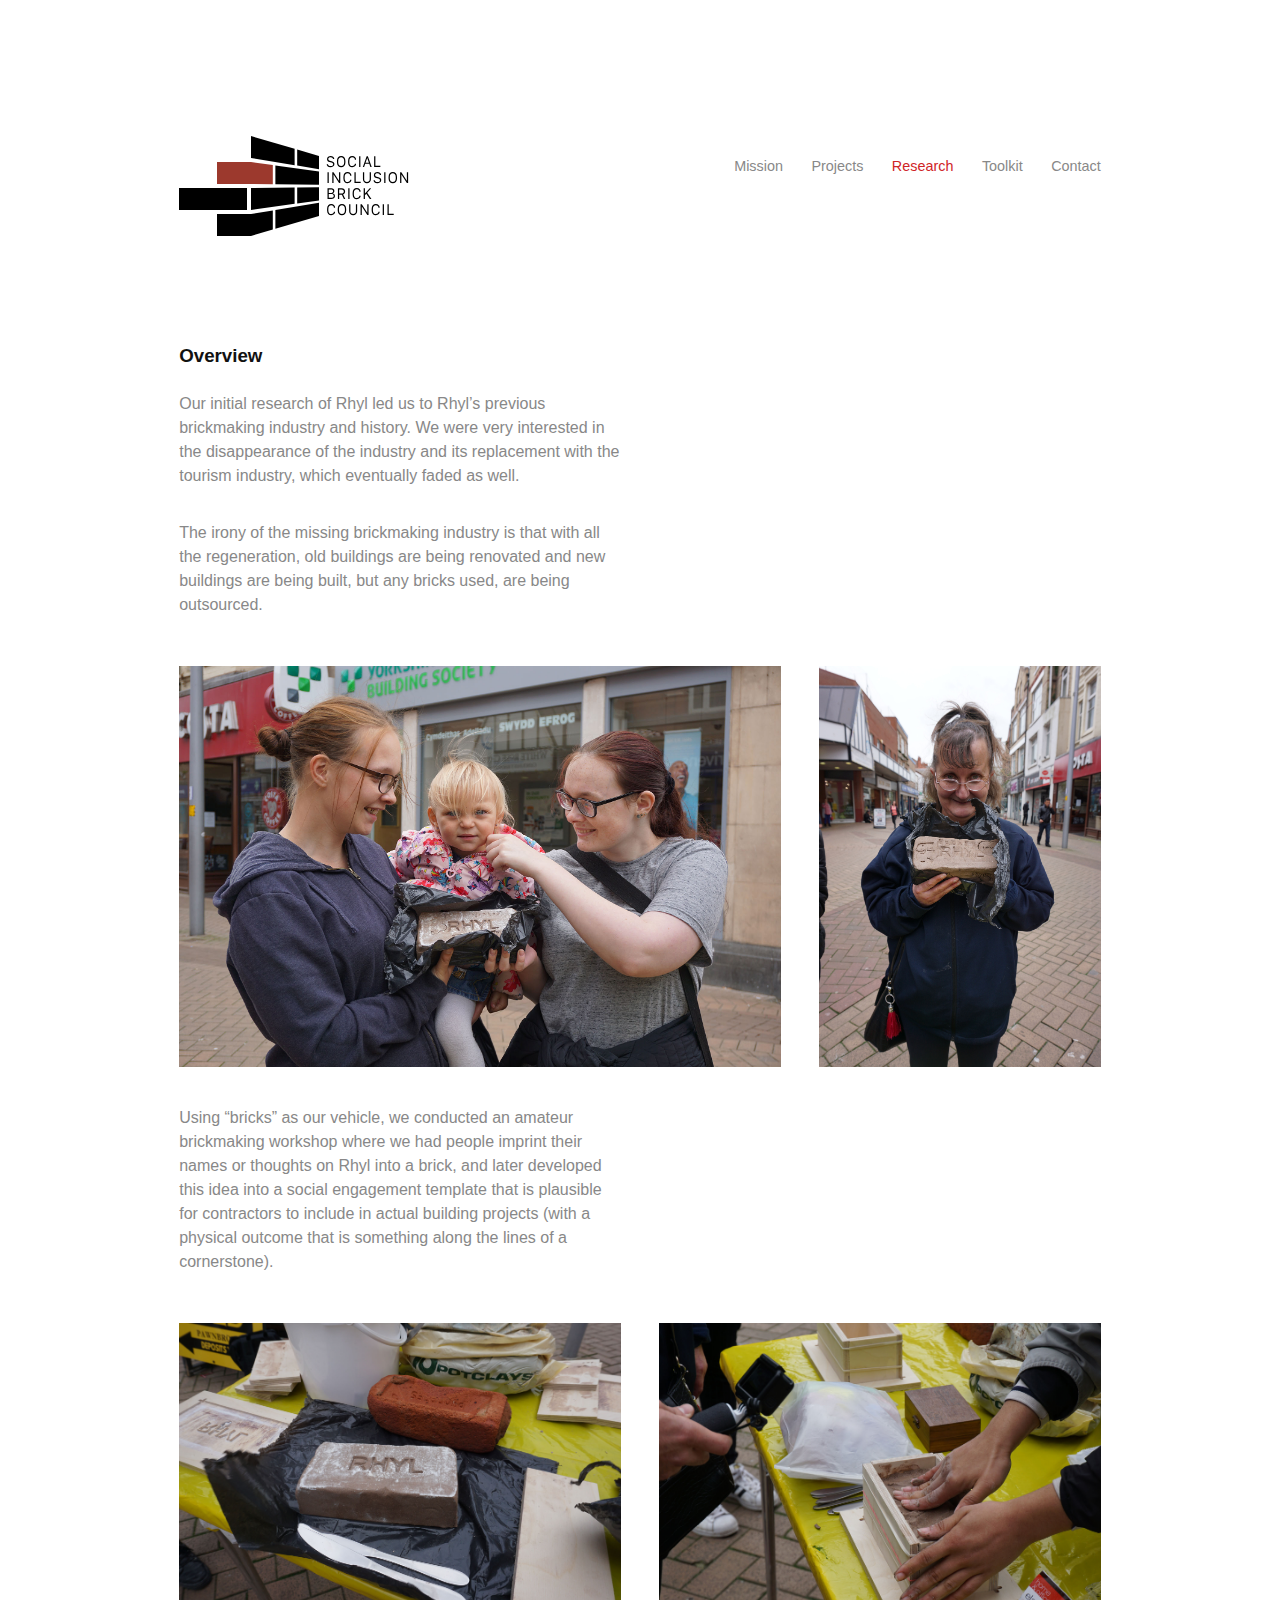
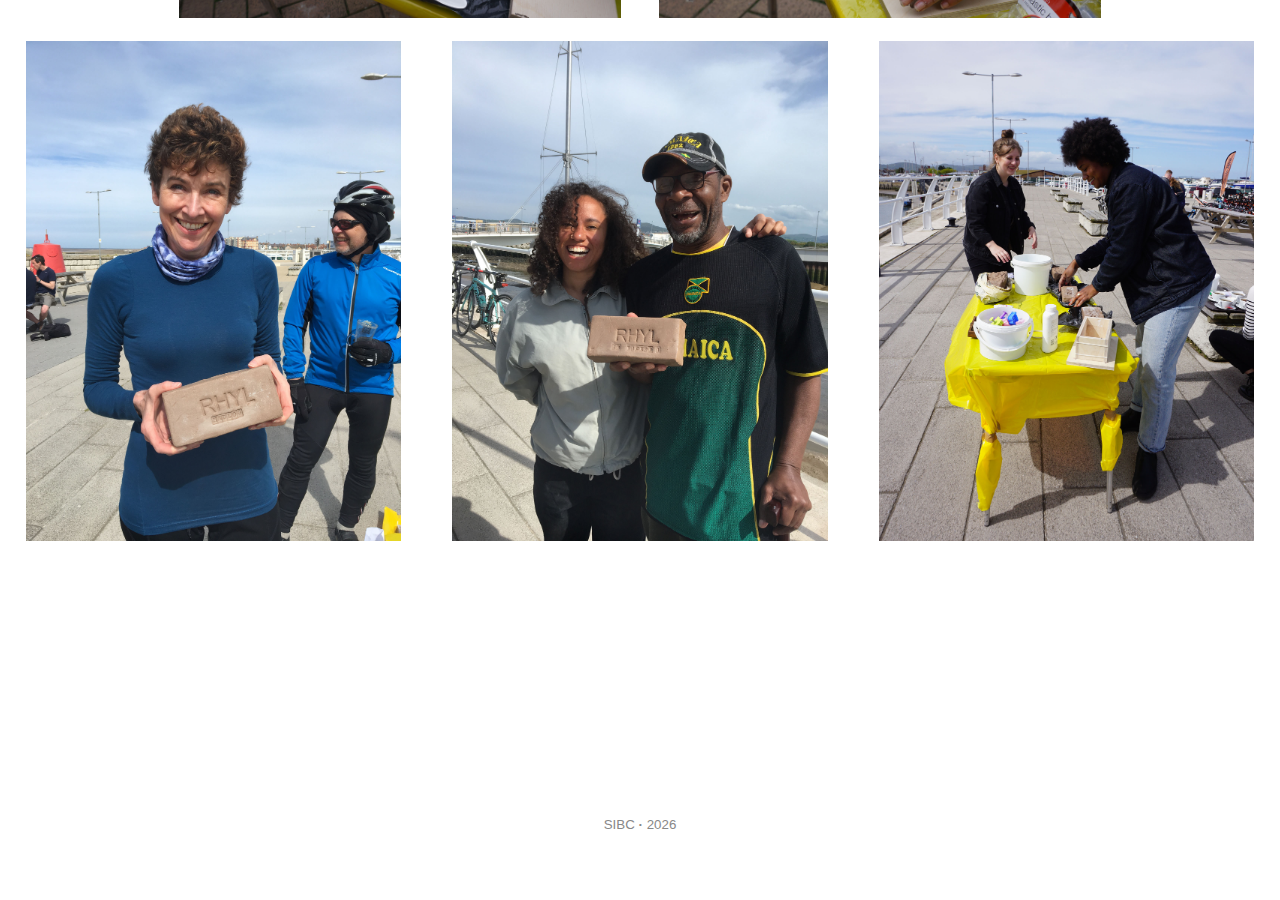
<file: research.html>
<!DOCTYPE html>
<html lang="en">

<head>
  <!-- Global site tag (gtag.js) - Google Analytics -->
  <script async src="https://www.googletagmanager.com/gtag/js?id=UA-125427794-1"></script>
  <script>
    window.dataLayer = window.dataLayer || [];
    function gtag(){dataLayer.push(arguments);}
    gtag('js', new Date());

    gtag('config', 'UA-125427794-1');
  </script>

  <meta charset="utf-8">
  <meta http-equiv="X-UA-Compatible" content="IE=edge">
  <meta name="viewport" content="width=device-width initial-scale=1">

  <title>Social Inclusion Brick Council</title>
  <meta name="description" content="Social Inclusion Brick Council">

  <link rel="apple-touch-icon" href="apple-touch-icon.png">
  <link rel="shortcut icon" href="favicon.ico">
  
  <script src="//ajax.googleapis.com/ajax/libs/jquery/1.11.2/jquery.min.js"></script>

  <link rel="stylesheet" href="assets/css/style.css">
</head>

<body>

<div class="container navbar">
	<div class="row">
		<div class="col-4">
			<a href="/" class="logo"><img src="assets/images/logo.svg"></a>
		</div>
		<div class="col-8">
			<ul class="nav">
				<li><a href="/mission.html">Mission</a></li>
				<li><a href="/projects.html">Projects</a></li>
				<li><a href="/research.html">Research</a></li>
				<li><a href="/toolkit.html">Toolkit</a></li>
				<li><a href="/contact.html">Contact</a></li>
			</ul>
		</div>
	</div>
</div>

<script type="text/javascript">
function navHighlight(elem, home, active) {
    var url = location.href.split('/'),
        loc = url[url.length -1],
        link = document.querySelectorAll(elem);
    for (var i = 0; i < link.length; i++) {
        var path = link[i].href.split('/'),
            page = path[path.length -1];
        if (page == loc || page == home && loc == '') {
            link[i].parentNode.className += ' ' + active;
            document.body.className += ' ' + page.substr(0, page.lastIndexOf('.'));
            }
        }
    }
navHighlight('.nav a', 'index.html', 'current'); /* menu link selector, home page, highlight class */
</script>

<div class="container">
	<div class="row">
		<div class="col-6">
			<h3>Overview</h3>

			<p>Our initial research of Rhyl led us to Rhyl’s previous brickmaking industry and history. We were very interested in the disappearance of the industry and its replacement with the tourism industry, which eventually faded as well.</p>

			<p>The irony of the missing brickmaking industry is that with all the regeneration, old buildings are being renovated and new buildings are being built, but any bricks used, are being outsourced.</p>
		</div>

		<div class="col-8">
			<img src="assets/images/DSC06444.jpg">
		</div>

		<div class="col-4">
			<img src="assets/images/DSC06431.jpg">
		</div>

		<div class="col-6">
			<p>Using “bricks” as our vehicle, we conducted an amateur brickmaking workshop where we had people imprint their names or thoughts
			on Rhyl into a brick, and later developed this idea into a social engagement template that is plausible for contractors to include in actual building projects (with a physical outcome that is something along the lines of a cornerstone).</p>
		</div>
	</div>
	<div class="row">
		
		<div class="col-6">
			<img src="assets/images/DSC06433.jpg">
		</div>
		
		<div class="col-6">
			<img src="assets/images/DSC06426.jpg">
		</div>
	</div>
</div>


	<div class="row">
		<div class="col-4">
			<img src="assets/images/IMG_1417.jpg">
		</div>
		<div class="col-4">
			<img src="assets/images/IMG_1530.jpg">
		</div>
		<div class="col-4">
			<img src="assets/images/DSC06466.jpg">
		</div>
	</div>

<footer class="container center">
	<small>SIBC <strong>&middot;</strong> <script>new Date().getFullYear()>2014&&document.write(""+new Date().getFullYear());</script></small>

	<!--<div class="row">
		<img src="assets/images/dep-design.svg">
	</div>-->
	<!--<div class="row">
		<img src="assets/images/goldsmiths.png">
	</div>-->
</footer>

<script>
var x = document.getElementById("reveal");
x.style.display = "none";

function revealSolution() {
    if (x.style.display === "none") {
        x.style.display = "block";
    } else {
        x.style.display = "none";
    }
}
</script>

</body>
</html>
</file>
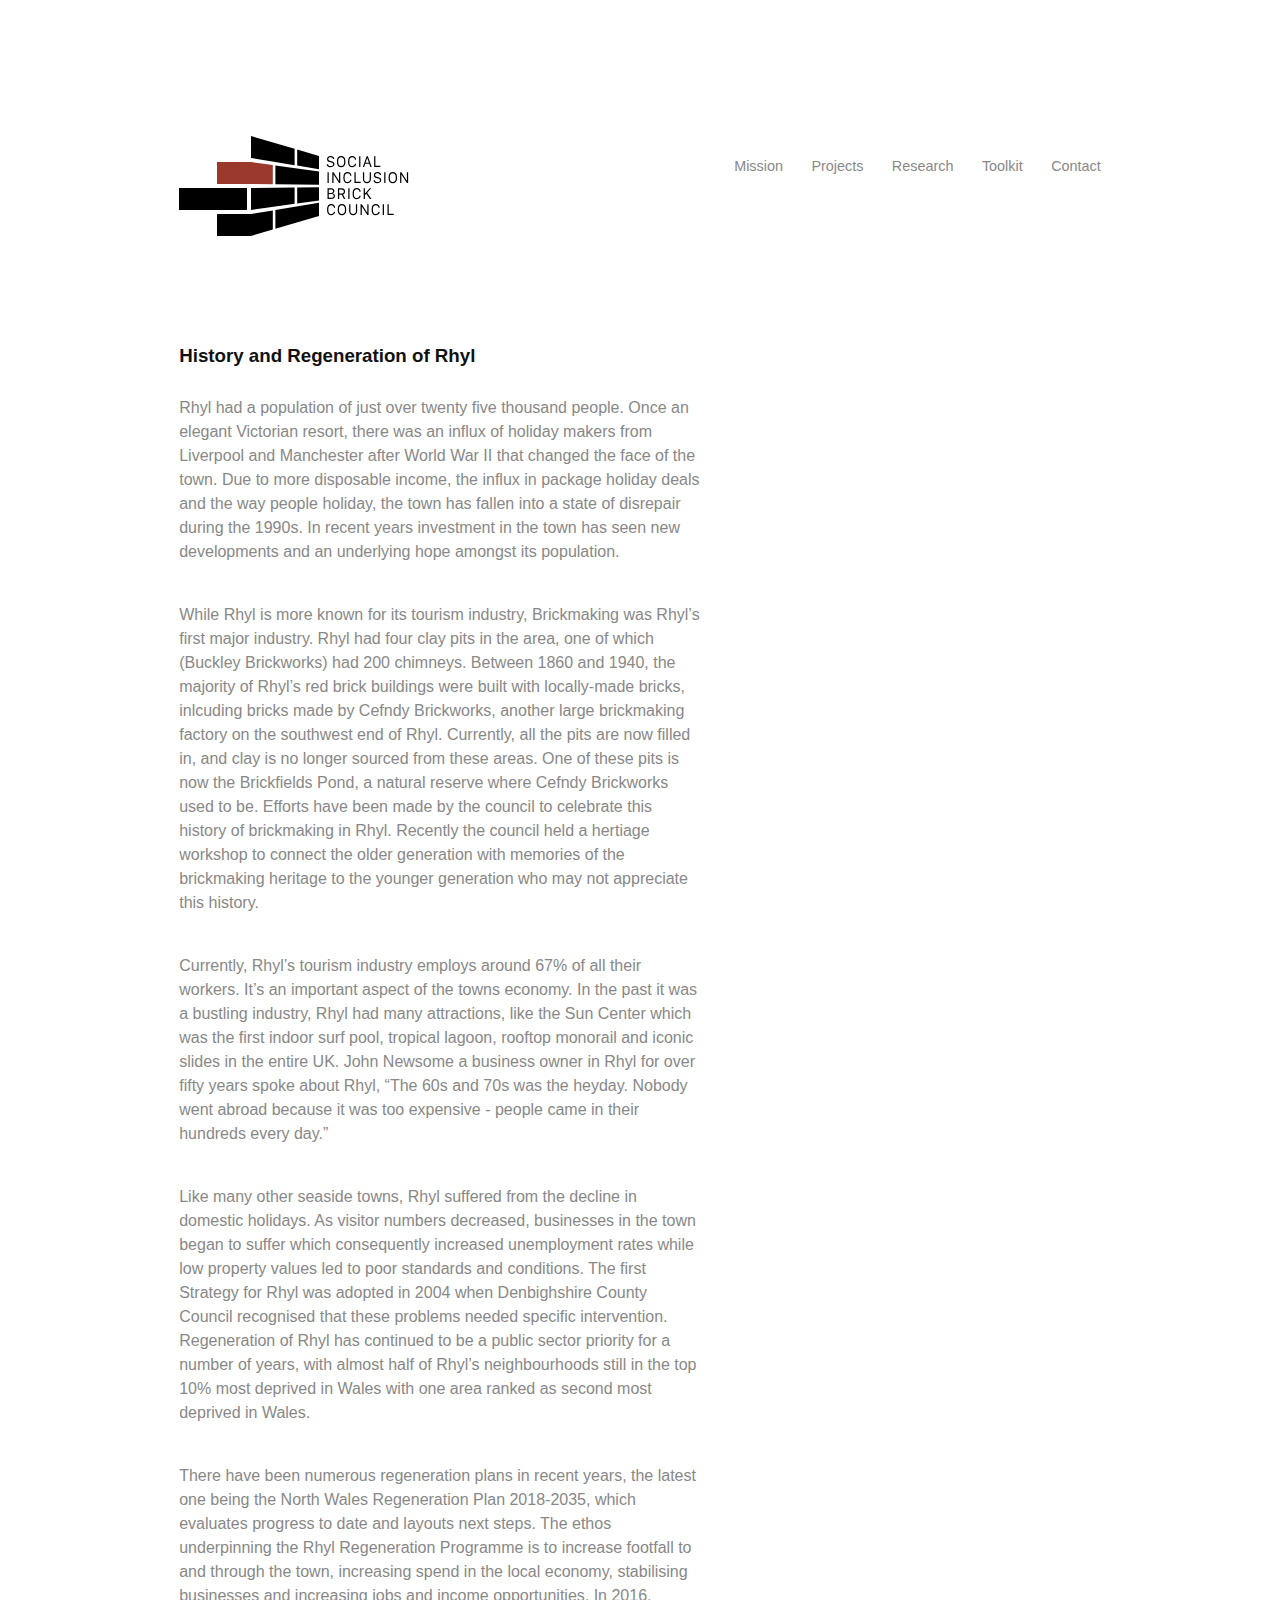
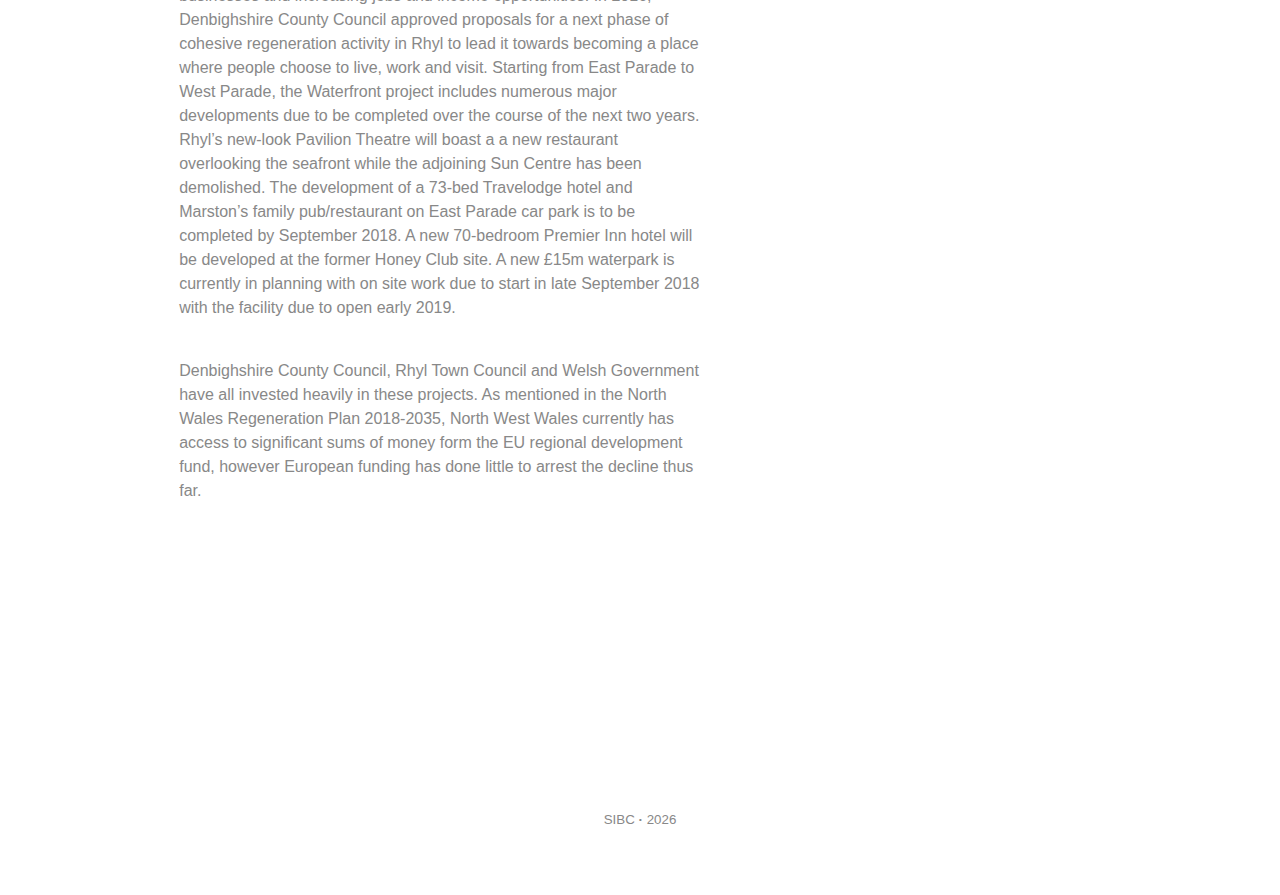
<file: rhyl.html>
<!DOCTYPE html>
<html lang="en">

<head>
  <!-- Global site tag (gtag.js) - Google Analytics -->
  <script async src="https://www.googletagmanager.com/gtag/js?id=UA-125427794-1"></script>
  <script>
    window.dataLayer = window.dataLayer || [];
    function gtag(){dataLayer.push(arguments);}
    gtag('js', new Date());

    gtag('config', 'UA-125427794-1');
  </script>

  <meta charset="utf-8">
  <meta http-equiv="X-UA-Compatible" content="IE=edge">
  <meta name="viewport" content="width=device-width initial-scale=1">

  <title>Social Inclusion Brick Council</title>
  <meta name="description" content="Social Inclusion Brick Council">

  <link rel="apple-touch-icon" href="apple-touch-icon.png">
  <link rel="shortcut icon" href="favicon.ico">
  
  <script src="//ajax.googleapis.com/ajax/libs/jquery/1.11.2/jquery.min.js"></script>

  <link rel="stylesheet" href="assets/css/style.css">
</head>

<body>

<div class="container navbar">
	<div class="row">
		<div class="col-4">
			<a href="/" class="logo"><img src="assets/images/logo.svg"></a>
		</div>
		<div class="col-8">
			<ul class="nav">
				<li><a href="/mission.html">Mission</a></li>
				<li><a href="/projects.html">Projects</a></li>
				<li><a href="/research.html">Research</a></li>
				<li><a href="/toolkit.html">Toolkit</a></li>
				<li><a href="/contact.html">Contact</a></li>
			</ul>
		</div>
	</div>
</div>

<script type="text/javascript">
function navHighlight(elem, home, active) {
    var url = location.href.split('/'),
        loc = url[url.length -1],
        link = document.querySelectorAll(elem);
    for (var i = 0; i < link.length; i++) {
        var path = link[i].href.split('/'),
            page = path[path.length -1];
        if (page == loc || page == home && loc == '') {
            link[i].parentNode.className += ' ' + active;
            document.body.className += ' ' + page.substr(0, page.lastIndexOf('.'));
            }
        }
    }
navHighlight('.nav a', 'index.html', 'current'); /* menu link selector, home page, highlight class */
</script>

<div class="container">
	<div class="row">
		<div class="col-7">

<h3>History and Regeneration of Rhyl</h3>

<p>Rhyl had a population of just over twenty five thousand people. Once an elegant Victorian resort, there was an influx of holiday makers from Liverpool and Manchester after World War II that changed the face of the town. Due to more disposable income, the influx in package holiday deals and the way people holiday, the town has fallen into a state of disrepair during the 1990s. In recent years investment in the town has seen new developments and an underlying hope amongst its population.</p>

<p>While Rhyl is more known for its tourism industry, Brickmaking was Rhyl’s first major industry. Rhyl had four clay pits in the area, one
of which (Buckley Brickworks) had 200 chimneys. Between 1860 and 1940, the majority of Rhyl’s red brick buildings were built with locally-made bricks, inlcuding bricks made by Cefndy Brickworks, another large brickmaking factory on the southwest end of Rhyl. Currently, all the pits are now filled in, and clay is no longer sourced from these areas. One of these pits is now the Brickfields Pond, a natural reserve where Cefndy Brickworks used to be. Efforts have been made by the council to celebrate this history of brickmaking in Rhyl. Recently the council held a hertiage workshop to connect the older generation with memories of the brickmaking heritage to the younger generation who may not appreciate this history.</p>

<p>Currently, Rhyl’s tourism industry employs around 67% of all their workers. It’s an important aspect of the towns economy. In the
past it was a bustling industry, Rhyl had many attractions, like the Sun Center which was the first indoor surf pool, tropical lagoon, rooftop monorail and iconic slides in the entire UK. John Newsome
a business owner in Rhyl for over fifty years spoke about Rhyl, “The 60s and 70s was the heyday. Nobody went abroad because it was too expensive - people came in their hundreds every day.”</p>

<p>Like many other seaside towns, Rhyl suffered from the decline in domestic holidays. As visitor numbers decreased, businesses in the town began to suffer which consequently increased unemployment rates while low property values led to poor standards and conditions. The first Strategy for Rhyl was adopted in 2004 when Denbighshire County Council recognised that these problems needed specific intervention. Regeneration of Rhyl has continued to be a public sector priority for a number of years, with almost half of Rhyl’s neighbourhoods still in the top 10% most deprived in Wales with one area ranked as second most deprived in Wales.</p>

<p>There have been numerous regeneration plans in recent years, the latest one being the North Wales Regeneration Plan 2018-2035, which evaluates progress to date and layouts next steps. The ethos underpinning the Rhyl Regeneration Programme is to increase footfall to and through the town, increasing spend in the local economy, stabilising businesses and increasing jobs and income opportunities. In 2016, Denbighshire County Council approved proposals for a next phase of cohesive regeneration activity in Rhyl to lead it towards becoming a place where people choose to live, work and visit.
Starting from East Parade to West Parade, the Waterfront project includes numerous major developments due to be completed over the course of the next two years. Rhyl’s new-look Pavilion Theatre will boast a a new restaurant overlooking the seafront while the adjoining Sun Centre has been demolished. The development of a 73-bed Travelodge hotel and Marston’s family pub/restaurant on East Parade car park is to be completed by September 2018. A new 70-bedroom Premier Inn hotel will be developed at the former Honey Club site. A new £15m waterpark is currently in planning with on site work due to start in late September 2018 with the facility due to open early 2019.</p>

<p>Denbighshire County Council, Rhyl Town Council and Welsh Government have all invested heavily in these projects. As mentioned in the North Wales Regeneration Plan 2018-2035, North West Wales currently has access to significant sums of money form the EU regional development fund, however European funding has done little to arrest the decline thus far.</p>

		</div>
	</div>
</div>

<footer class="container center">
	<small>SIBC <strong>&middot;</strong> <script>new Date().getFullYear()>2014&&document.write(""+new Date().getFullYear());</script></small>

	<!--<div class="row">
		<img src="assets/images/dep-design.svg">
	</div>-->
	<!--<div class="row">
		<img src="assets/images/goldsmiths.png">
	</div>-->
</footer>

<script>
var x = document.getElementById("reveal");
x.style.display = "none";

function revealSolution() {
    if (x.style.display === "none") {
        x.style.display = "block";
    } else {
        x.style.display = "none";
    }
}
</script>

</body>
</html>
</file>
<file: assets/css/style.css>
a, .navbar .logo img {
  -webkit-transition: all 200ms ease;
  transition: all 200ms ease; }

body {
  padding: 0;
  margin: 0;
  font-family: "Helvetica Neue", "Helvetica", "Arial", sans-serif;
  color: #888;
  line-height: 1.5; }

p {
  margin-bottom: 7.5%; }

h1, h2, h3, h4, h5, h6 {
  font-family: "Helvetica Neue", "Helvetica", "Arial", sans-serif;
  color: #111;
  margin-bottom: 5%; }

a {
  text-decoration: none;
  color: #CF2427;
  cursor: pointer; }
  a:hover, a:active {
    text-decoration: underline;
    color: #CF2427; }

.container-colored {
  background-color: #8e191b;
  padding: 7.5% 0;
  margin-bottom: 10%;
  color: #bfbfbf; }
  .container-colored h1, .container-colored h2, .container-colored h3, .container-colored h4, .container-colored h5, .container-colored h6 {
    color: #fff !important; }
  .container-colored a {
    color: white;
    text-decoration: underline; }

.container-video {
  margin-top: 7.5%; }

ul {
  list-style-type: none;
  padding-left: 0; }

img {
  max-width: 100%; }

.navbar {
  margin: 10% 0 5% 0; }
  .navbar .logo img:hover {
    opacity: 0.6; }
  @media (max-width: 60em) {
    .navbar .logo img {
      max-width: 9rem; } }
  @media (max-width: 45em) {
    .navbar .logo img {
      margin: 0 auto;
      display: block; } }
  .navbar .nav {
    margin-top: 3% !important; }
    @media (min-width: 60em) {
      .navbar .nav {
        text-align: right; } }
    @media (max-width: 45em) {
      .navbar .nav {
        text-align: center; } }
    .navbar .nav li {
      display: inline-block;
      margin-left: 1.5rem; }
      @media (max-width: 60em) {
        .navbar .nav li {
          margin-left: 1rem; } }
      @media (max-width: 45em) {
        .navbar .nav li {
          margin-right: 0.35rem;
          margin-left: 0.35rem; } }
    .navbar .nav a {
      color: inherit;
      font-size: 90%; }
      .navbar .nav a:hover, .navbar .nav a:active {
        text-decoration: none;
        color: #CF2427; }

.current {
  color: #CF2427; }

.credits a {
  color: inherit; }
  .credits a:hover {
    color: #CF2427;
    text-decoration: none; }

.credits img {
  margin-top: 15%;
  max-width: 9rem; }
  @media (max-width: 60em) {
    .credits img {
      max-width: 9rem; } }
  @media (max-width: 45em) {
    .credits img {
      margin: 0 auto;
      display: block; } }

footer {
  padding: 20% 0 5% 0; }
  footer img {
    max-width: 8rem;
    max-height: 4rem;
    margin-bottom: 5%; }

html,
body {
  height: 100%;
  width: 100%;
  margin: 0;
  padding: 0;
  left: 0;
  top: 0;
  font-size: 100%; }

.left {
  text-align: left; }

.right {
  text-align: right; }

.center {
  text-align: center;
  margin-left: auto;
  margin-right: auto; }

.justify {
  text-align: justify; }

.hidden-sm {
  display: none; }

.container {
  width: 90%;
  margin-left: auto;
  margin-right: auto; }
  @media only screen and (min-width: 33.75em) {
    .container {
      width: 80%; } }
  @media only screen and (min-width: 60em) {
    .container {
      width: 75%;
      max-width: 60rem; } }

.row {
  position: relative;
  width: 100%; }

.row [class^="col"] {
  float: left;
  margin: 0.5rem 2%;
  min-height: 0.125rem; }

.row::after {
  content: "";
  display: table;
  clear: both; }

.col-1,
.col-2,
.col-3,
.col-4,
.col-5,
.col-6,
.col-7,
.col-8,
.col-9,
.col-10,
.col-11,
.col-12 {
  width: 96%; }

.col-1-sm {
  width: 4.3333333333%; }

.col-2-sm {
  width: 12.6666666667%; }

.col-3-sm {
  width: 21%; }

.col-4-sm {
  width: 29.3333333333%; }

.col-5-sm {
  width: 37.6666666667%; }

.col-6-sm {
  width: 46%; }

.col-7-sm {
  width: 54.3333333333%; }

.col-8-sm {
  width: 62.6666666667%; }

.col-9-sm {
  width: 71%; }

.col-10-sm {
  width: 79.3333333333%; }

.col-11-sm {
  width: 87.6666666667%; }

.col-12-sm {
  width: 96%; }

@media only screen and (min-width: 45em) {
  .col-1 {
    width: 4.3333333333%; }
  .col-2 {
    width: 12.6666666667%; }
  .col-3 {
    width: 21%; }
  .col-4 {
    width: 29.3333333333%; }
  .col-5 {
    width: 37.6666666667%; }
  .col-6 {
    width: 46%; }
  .col-7 {
    width: 54.3333333333%; }
  .col-8 {
    width: 62.6666666667%; }
  .col-9 {
    width: 71%; }
  .col-10 {
    width: 79.3333333333%; }
  .col-11 {
    width: 87.6666666667%; }
  .col-12 {
    width: 96%; }
  .hidden-sm {
    display: block; } }
</file>
